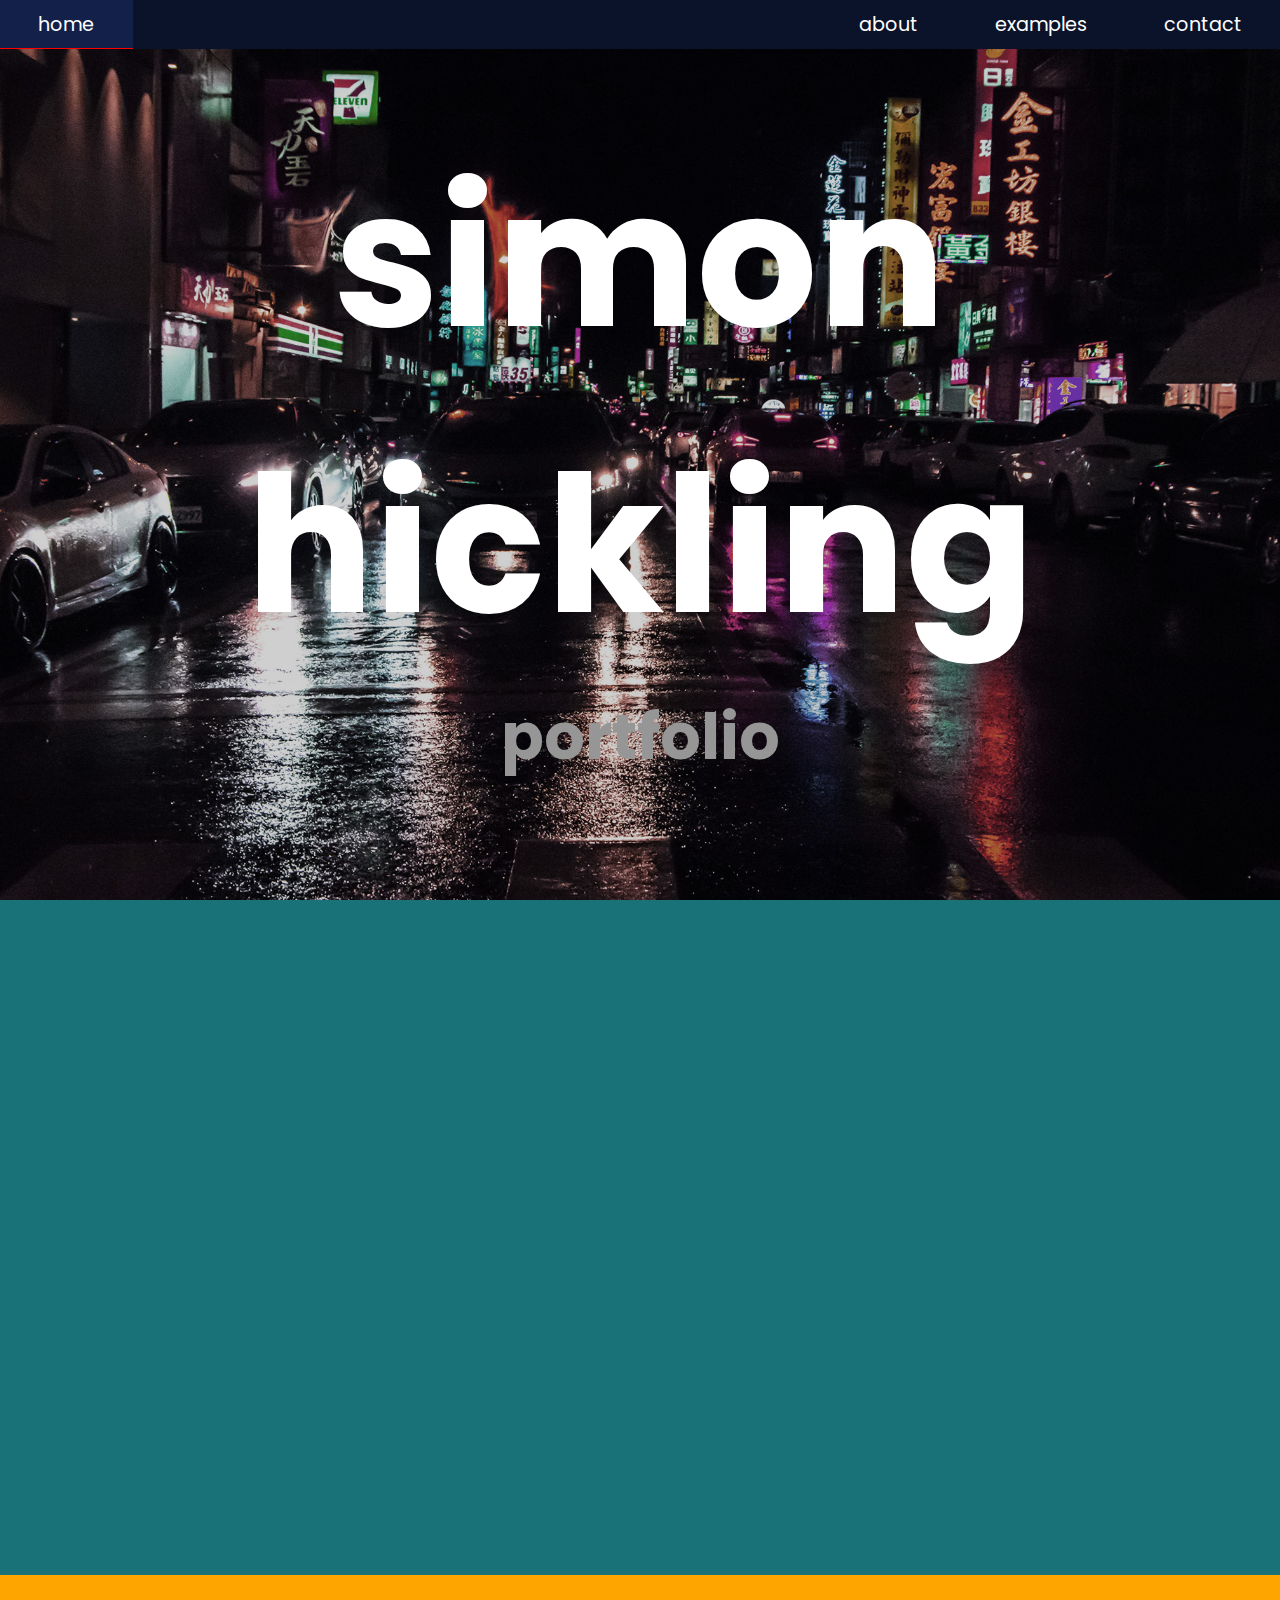
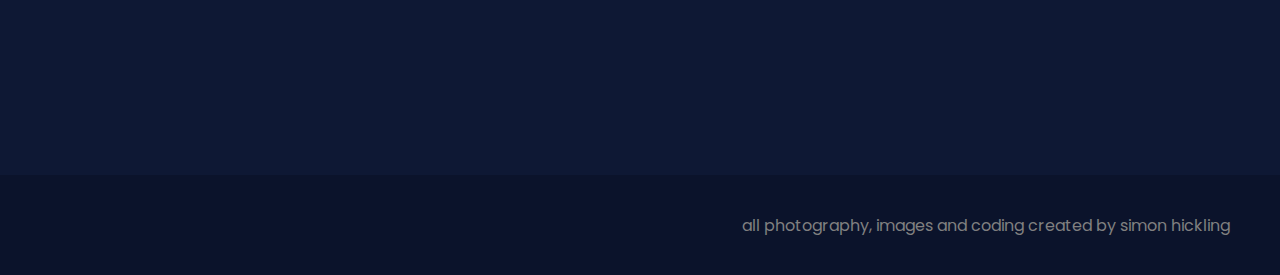
<file: New Portfolio Design/index.html>
<!DOCTYPE html>
<html lang="en">
<head>

    <meta charset="UTF-8">
    <meta name="viewport" content="width=device-width, initial-scale=1.0">
    <link rel="stylesheet" href="styles.css">
    <link href="https://fonts.googleapis.com/css2?family=Poppins:wght@400;700&display=swap" rel="stylesheet">  
    <title>Simon Hickling Portfolio</title>
</head>
<body>
<label class="hamburger-menu" id="hamburger-menu" aria-controls="navbar">
    <input id="hamburger-checkbox" type="checkbox" aria-label="open and close sidebar"/>
</label>
<nav class="nav-bar" id="nav-bar">
    <ul>
        <li class="home-li"><a class="active-link" href="#home">home</a></li>
        <li><a href="#about">about</a></li>
        <li><a href="#examples">examples</a></li>
        <li><a href="#contact">contact</a></li>
        <!-- <li><a href="">c.v.</a></li> -->
    </ul>
</nav>
<div id="overlay" aria-hidden="true"></div>
<div class="grid-container">
    <section class="home-bar" id="home">
        <div class="name-header fade-in"><h1>simon hickling</h1><h6>portfolio</h6></div>
    </section>
    <section class="about-bar" id="about"><div class="about-info fade-in"><h3>web-developer - software-engineer - graphic designer</h3><br>html, css, bootstrap, react, redux, javascript, python, photoshop, lightroom, indesign...</div></section>
     <section class="examples-bar" id="examples">
        <div class="tile example-one fade-in">
            <img src="assets/images/tile_design.jpg">
            <a href="design_page/design.html" target="_blank"><div href="" id="tile-overlay"></div></a>
            <h2><a href="design_page/design.html" target="_blank">design</a></h2>
        </div>
        <div class="tile example-two fade-in">
            <img src="assets/images/CalorieCounter.jpg">
            <a href="Calorie_Counter_JS/CCindex.html" target="_blank"><div id="tile-overlay"></div></a>
            <h2><a href="Calorie_Counter_JS/CCindex.html" target="_blank">calorie counter app</a></h2>
        </div>
        <div class="tile example-three fade-in">
            <img src="assets/images/ToDo.jpg">
            <a href="ToDo_App/TDindex.html" target="_blank"><div id="tile-overlay"></div></a>
            <h2><a href="ToDo_App/TDindex.html" target="_blank">to do app</a></h2>
        </div>
        <div class="tile example-four fade-in">
            <img src="assets/images/roman_background.jpg">
            <a href="Roman_Numeral_Converter/RNCindex.html" target="_blank"><div id="tile-overlay"></div></a>
            <h2><a href="Roman_Numeral_Converter/RNCindex.html" target="_blank">roman numeral algorithm</a></h2>
        </div>
        <div class="tile example-five fade-in">
            <img src="assets/images/MusicPlayer.jpg">
            <a href="Music_Player/MPIndex.html" target="_blank"><div id="tile-overlay"></div></a>
            <h2><a href="Music_Player/MPIndex.html" target="_blank">music player</a></h2>
        </div>
        <div class="tile example-six fade-in">
            <img src="assets/images/UserFilter.jpg">
            <a href="User_filtering/UFindex.html" target="_blank"><div href="" id="tile-overlay"></div></a>
            <h2><a href="User_filtering/UFindex.html" target="_blank">user filtering demo</a></h2>
        </div>
     </section>
    <section class="contact-bar" id="contact">
        <div class="address fade-in"> <p><i>address:</i></p><br>flat 2, 69 hillfield park<br>muswell hill<br>london<br><br>n10 3qu</div>
        <div class="email-address fade-in"><p><i>email:</i></p><br>simon.hickling6@gmail.com</div>
        <div class="telephone fade-in"><p><i>tel:</i></p><br>+44 (0) 7525778322</div>
        <div class="socials fade-in"><p><i>socials:</i></p><br><a href="https://www.linkedin.com/in/simon-hickling-35435a157/" target="_blank"><i class="fa fa-linkedin fa-2xl"></i></a></div>
    </section>
</div>
<footer>
    <div class="footer-content">
        <p>all photography, images and coding created by simon hickling
        </p>
    </div>
</footer>
<script src="script.js"></script>
</body>
</html>
</file>
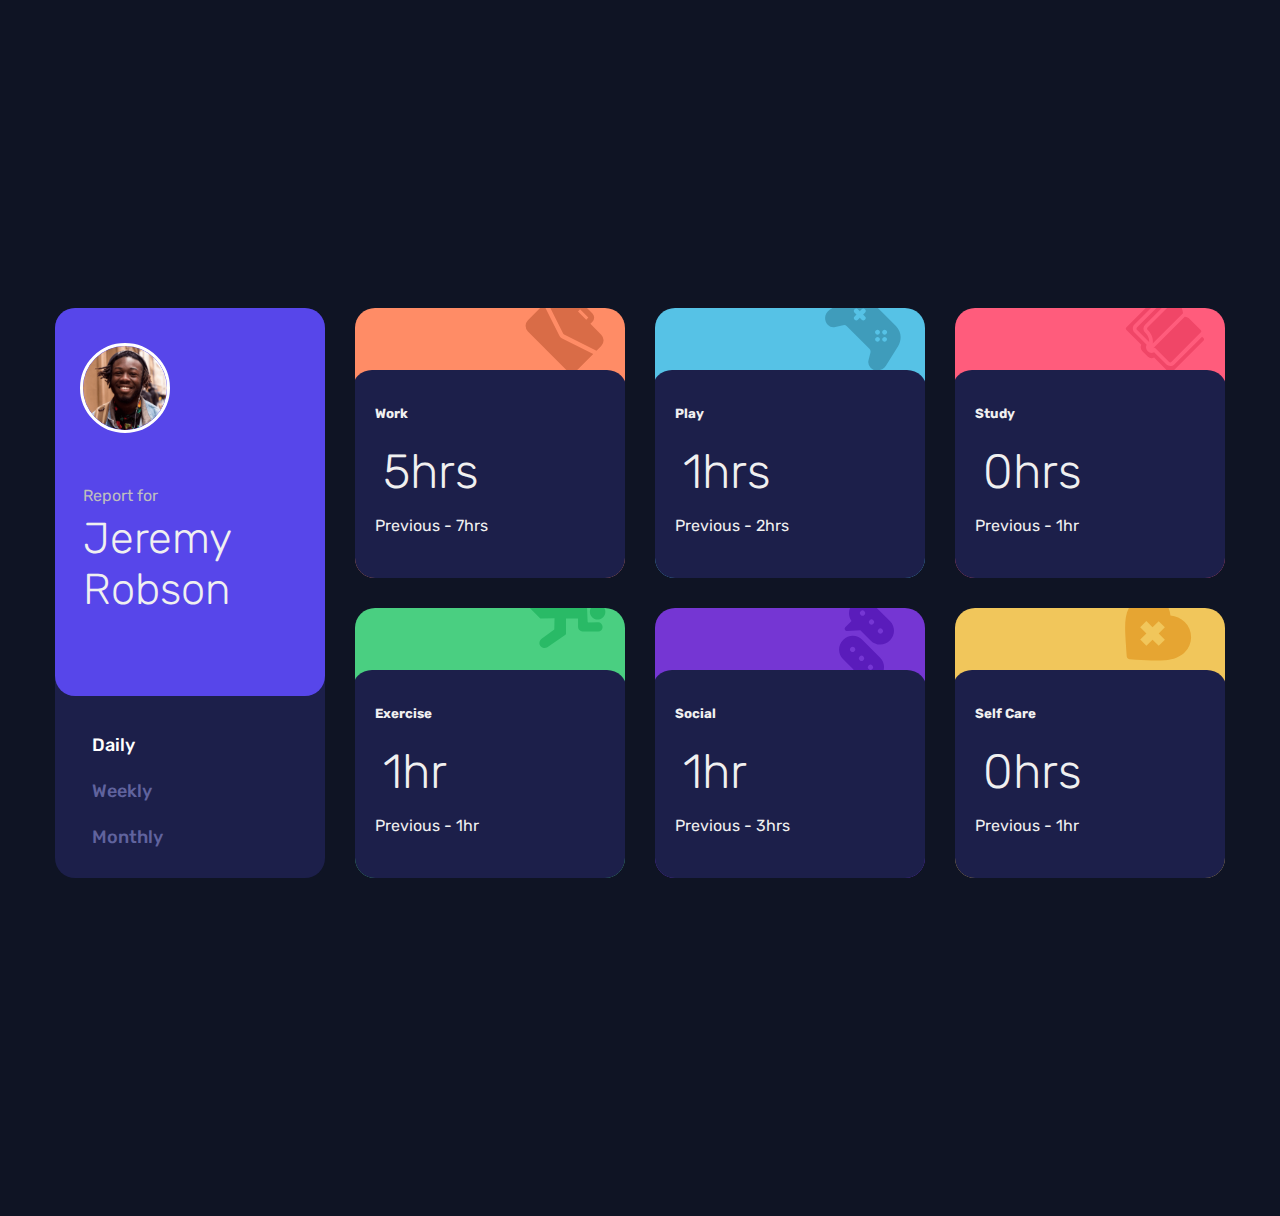
<file: New Portfolio Design/time-tracking-dashboard-main/index.html>
<!DOCTYPE html>
<html lang="en">
<head>
  <meta charset="UTF-8">
  <meta name="viewport" content="width=device-width, initial-scale=1.0"> <!-- displays site properly based on user's device -->

  <link rel="icon" type="image/png" sizes="32x32" href="./images/favicon-32x32.png">
  <link rel="preconnect" href="https://fonts.googleapis.com">
<link rel="preconnect" href="https://fonts.gstatic.com" crossorigin>
<link href="https://fonts.googleapis.com/css2?family=Rubik:ital,wght@0,300..900;1,300..900&display=swap" rel="stylesheet">

  <link rel="stylesheet" href="styles.css">
  
  <title>Simon Hickling | Time tracking dashboard</title>
</head>
<body>
<div class="user-card">
  <img class="user-image" src="images/image-jeremy.png">
  <div class="user-card-content">
  <p>Report for<p>
  <h2>Jeremy Robson</h2>
 </div>
<div class="time-selector">
  <ul>
    <LI><button class="activity-tracker_option daily active" data-option="daily">Daily</button></a></LI>
    <LI><button class="activity-tracker_option weekly" data-option="weekly">Weekly</button></a></LI>
    <LI><button class="activity-tracker_option monthly" data-option="monthly">Monthly</button></a></LI>
  </ul>
</div>
</div>

<div class="activity-tracker_activity template-card work-card">
  <div class="card-icon"><img src="images/icon-work.svg"></div>
  <div class="card-content">
  <h5>Work</h5>
  <h1 class="daily current_work">5hrs</h1> 
  <p class="daily previous_work">Previous - 7hrs</p> 
</div>
</div>
<div class="activity-tracker_activity template-card play-card">
  <div class="card-icon"><img src="images/icon-play.svg"></div>
  <div class="card-content">
  <h5>Play</h5>
  <h1 class="daily current_play">1hrs</h1>
  <p class="daily previous_play">Previous - 2hrs</p> 
</div>
</div>
<div class="activity-tracker_activity template-card study-card">
  <div class="card-icon"><img src="images/icon-study.svg"></div>
  <div class="card-content">
  <h5>Study</h5>
  <h1 class="daily current_study">0hrs</h1> 
  <p class="daily previous_study">Previous - 1hr</p> 
</div>
</div>
<div class="activity-tracker_activity template-card exercise-card">
  <div class="card-icon"><img src="images/icon-exercise.svg"></div>
  <div class="card-content">
  <h5>Exercise</h5>
  <h1 class="daily current_exercise">1hr</h1> 
  <p class="daily previous_exercise">Previous - 1hr</p> 
</div>
  </div>
 <div class="activity-tracker_activity template-card social-card">
  <div class="card-icon"><img src="images/icon-social.svg"></div>
  <div class="card-content">
  <h5>Social</h5>
  <h1 class="daily current_social">1hr</h1> 
  <p class="daily previous_social">Previous - 3hrs</p> 
 
</div>
</div>
  <div class="activity-tracker_activity template-card self-card">
    <div class="card-icon"><img src="images/icon-self-care.svg"></div>
    <div class="card-content">
  <h5>Self Care</h5>
  <h1 class="daily current_self">0hrs</h1> 
  <p class="daily previous_self">Previous - 1hr</p> 
</div>
</div>

  

  <script src="script.js"></script>
 
</body>
</html>
</file>
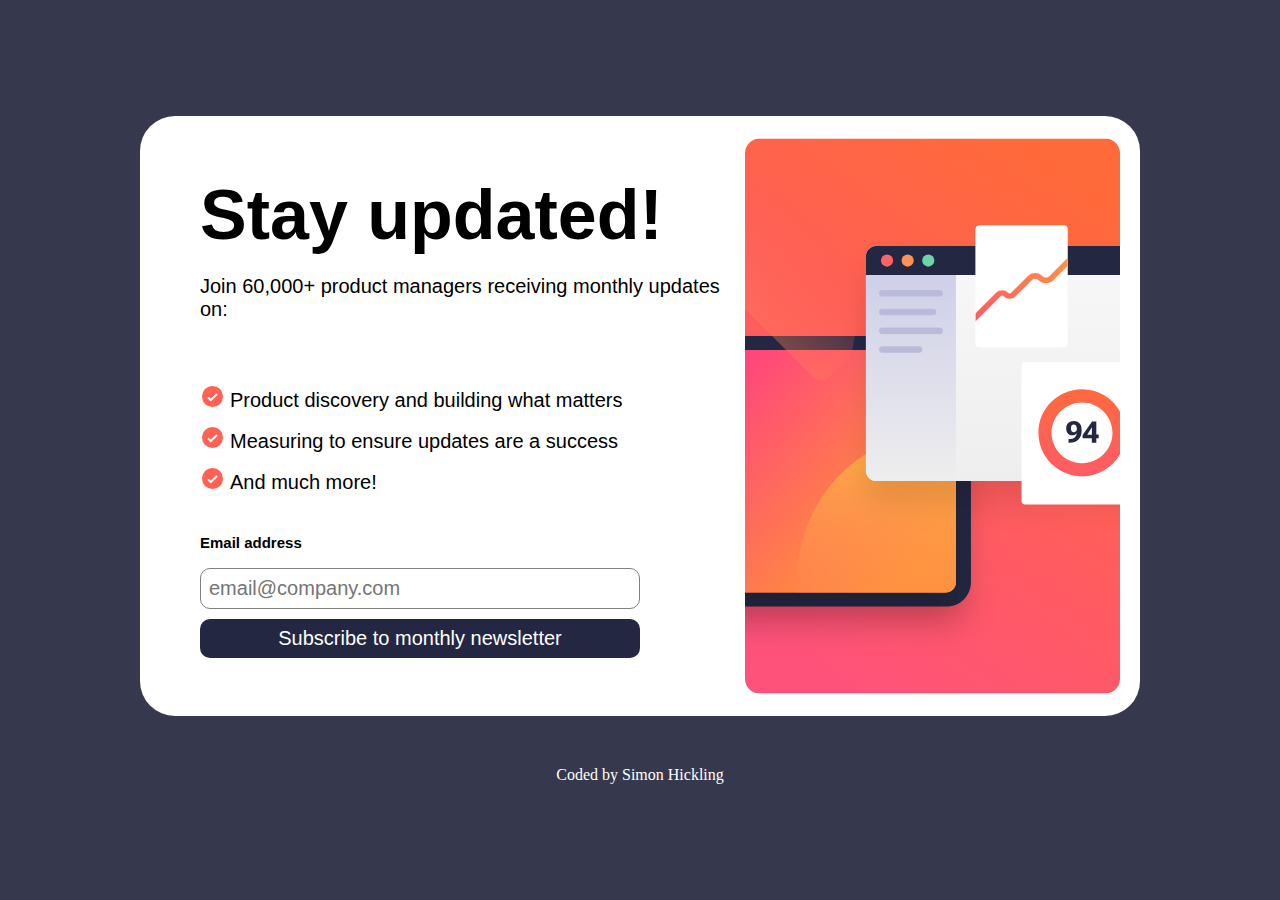
<file: New Portfolio Design/design_page/newsletter/index.html>
<!DOCTYPE html>
<html lang="en">
<head>
  <meta charset="UTF-8">
  <meta name="viewport" content="width=device-width, initial-scale=1.0"> 
  <link rel="icon" type="image/png" sizes="32x32" href="./assets/images/favicon-32x32.png">
  <link rel="stylesheet" href="styles.css">
  <title>Frontend Mentor | Newsletter sign-up form with success message</title>
</head>
<body>

<div class="container" id="main-container">
  <img class="image-mobile" src="assets/images/illustration-sign-up-mobile.svg">
 <div id="text-box">
  <h1 class="heading-message">Stay updated!</h1>
 <p>Join 60,000+ product managers receiving monthly updates on:</p>

 <ul>
  <li>Product discovery and building what matters</li>
  <li>Measuring to ensure updates are a success</li>
  <li>And much more!</li>
</ul>

<form>
 <label><b>Email address</b></label><label id="invalid-email"></label><br><br>
  <input id="email-input" type="email" placeholder="email@company.com" required>
   <button type="submit" id="submit-button">Subscribe to monthly newsletter</button>
</form> 
</div>
<div class="image-container" id="image-container-mobile"><img src="assets/images/illustration-sign-up-desktop.svg"></div>
</div>

  <!-- Sign-up form end -->

  <!-- Success message start -->

  <div class="success-container hidden" id="success-container">
  <img class="success-image" src="assets/images/icon-success.svg">
    <h1 class="thanks-message">Thanks for subscribing!</h1>

  <p>A confirmation email has been sent to <b>ash@loremcompany.com</b>. 
  Please open it and click the button inside to confirm your subscription.</p>

  <button id="dismiss-button">Dismiss message</button>
</div>

  <!-- Success message end -->
  
  <div class="attribution">
    Coded by Simon Hickling
  </div>
<script src="script.js"></script>
</body>
</html>
</file>
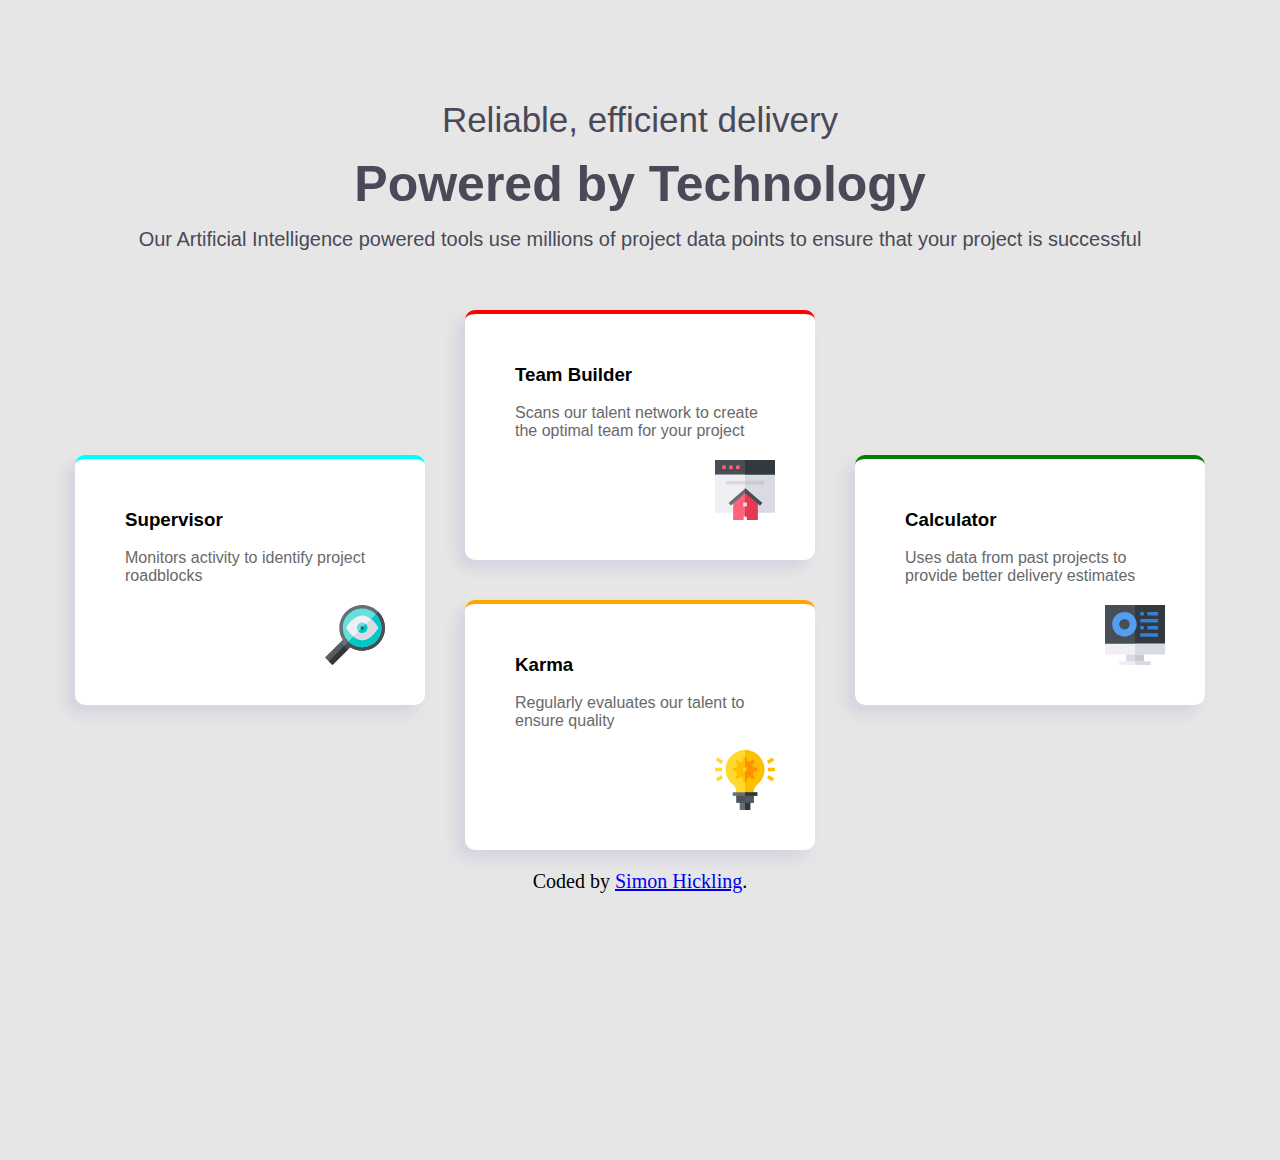
<file: New Portfolio Design/design_page/responsive_grid/index.html>
<!DOCTYPE html>
<html lang="en">
<head>
  <meta charset="UTF-8">
  <meta name="viewport" content="width=device-width, initial-scale=1.0"> <!-- displays site properly based on user's device -->

  <link rel="icon" type="image/png" sizes="32x32" href="./images/favicon-32x32.png">
  <link rel="stylesheet" href="styles.css">
  <title>Frontend Mentor | Four card feature section</title>
</head>
<body>
  <div class="grid-container">
  <header>  
  <h2>Reliable, efficient delivery</h2>
  <h1>Powered by Technology</h1>
 
  <p>Our Artificial Intelligence powered tools use millions of project data points 
  to ensure that your project is successful</p>
</header>
 
    
  <div class="card card-one"><h3>Supervisor</h3><br>
  <p2>Monitors activity to identify project roadblocks</p2>
  <img src="images/icon-supervisor.svg" alt="Magifying Glass Image">
</div>

<div class="card card-two"><h3>Team Builder</h3><br>
  <p2>Scans our talent network to create the optimal team for your project</p2>
  <img src="images/icon-team-builder.svg" alt="House Image">
</div>

<div class="card card-three">
  <h3>Karma</h3><br>
  <p2>Regularly evaluates our talent to ensure quality</p2>
  <img src="images/icon-karma.svg" alt="Lightbulb Image">
</div>

<div class="card card-four">
  <h3>Calculator</h3><br>
  <p2>Uses data from past projects to provide better delivery estimates</p2>
  <img src="images/icon-calculator.svg" alt="Computer Image">
</div>



  
  <footer>
    <p class="attribution"> 
      Coded by <a href="#">Simon Hickling</a>.
    </p>
  </footer>
</div>
</body>
</html>
</file>
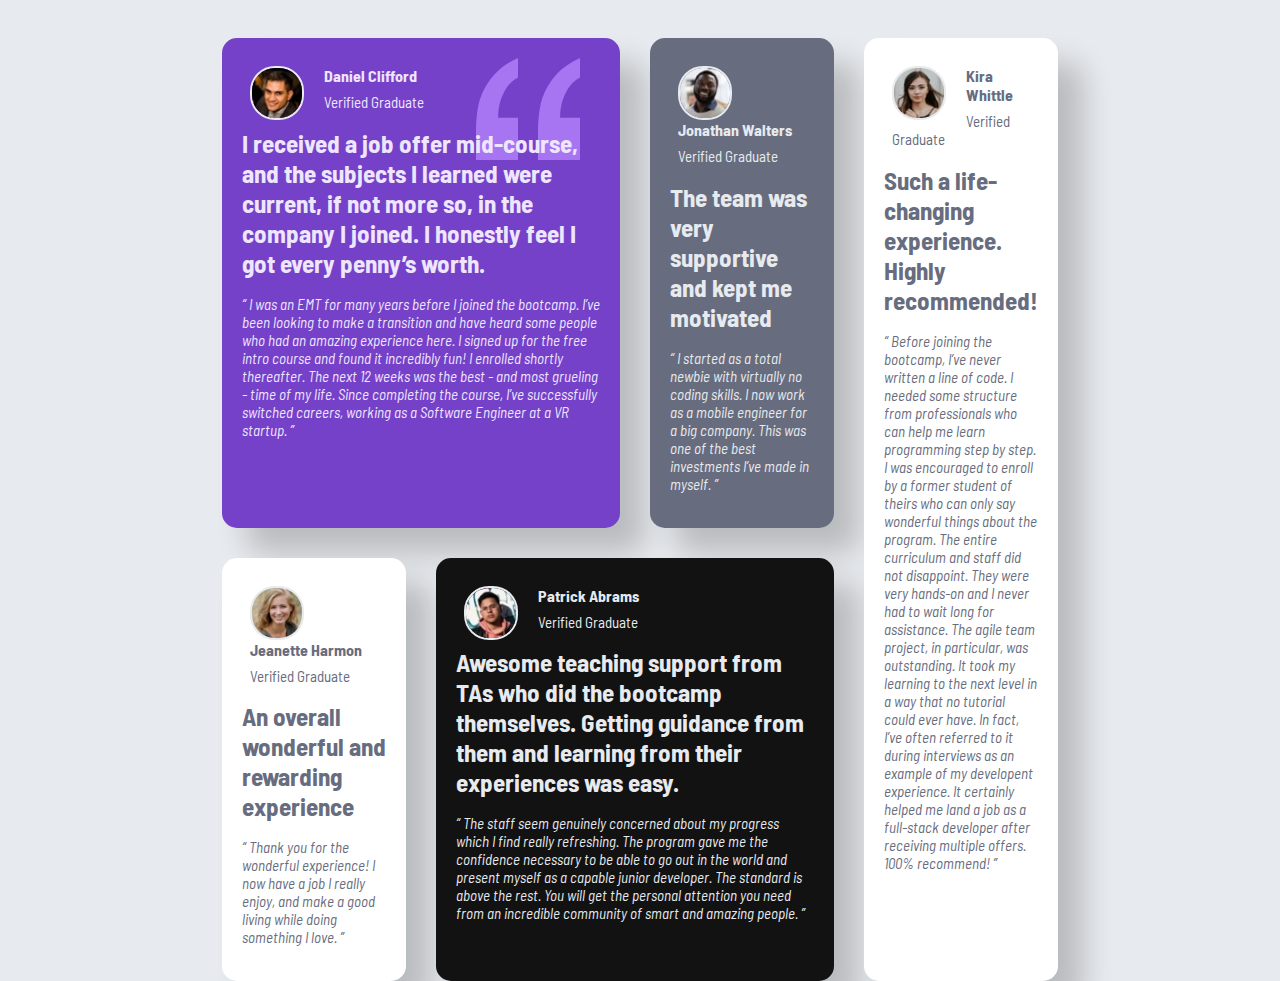
<file: New Portfolio Design/design_page/testimonials-grid-section-main/index.html>
<!DOCTYPE html>
<html lang="en">
<head>
  <meta charset="UTF-8">
  <meta name="viewport" content="width=device-width, initial-scale=1.0">
  <link rel="icon" type="image/png" sizes="32x32" href="./images/favicon-32x32.png">
  <link rel="stylesheet" href="styles.css">
  <link rel="stylesheet" href="https://fonts.googleapis.com/css2?family=Barlow+Semi+Condensed:wght@400;700&display=swap">
  
  <title>Testimonials Page</title>

</head>
<body>
<section class="grid-container">
 <div class="card-template card-one">
  <img class="icon" src="images/bg-pattern-quotation.svg">
  <h2 class="card-name"><img class="avatar wrapper" src="images/image-daniel.jpg">Daniel Clifford</h2>
  
    <p class="qualification">Verified Graduate</p>
    <h1 class="card-headline">I received a job offer mid-course, and the subjects I learned were current, if not more so, 
        in the company I joined. I honestly feel I got every penny’s worth.
    </h1>
    <p class="card-quote"><i>“ I was an EMT for many years before I joined the bootcamp. I’ve been looking to make a 
    transition and have heard some people who had an amazing experience here. I signed up 
    for the free intro course and found it incredibly fun! I enrolled shortly thereafter. 
    The next 12 weeks was the best - and most grueling - time of my life. Since completing 
    the course, I’ve successfully switched careers, working as a Software Engineer at a VR startup. ”</i></p>
</div>
<div class="card-template card-two">
  <h2 class="card-name"><img class="avatar img-wrapper" src="images/image-jonathan.jpg">Jonathan Walters</h2>
  <p class="qualification">Verified Graduate</p>

  <h1 class="card-headline">The team was very supportive and kept me motivated
  </h1>

  <p class="card-quote"><i>“ I started as a total newbie with virtually no coding skills. I now work as a mobile engineer 
    for a big company. This was one of the best investments I’ve made in myself. ”</i></p>
</div>
<div class="card-template card-three">
  <h2 class="card-name"><img class="avatar" src="images/image-jeanette.jpg">Jeanette Harmon</h2>
  <p class="qualification">Verified Graduate</p>

  <h1 class="card-headline">An overall wonderful and rewarding experience
  </h1>
  <p class="card-quote"><i>
  “ Thank you for the wonderful experience! I now have a job I really enjoy, and make a good living 
  while doing something I love. ”</i></p>
</div>
<div class="card-template card-four">
  <h2 class="card-name"><img class="avatar" src="images/image-patrick.jpg">Patrick Abrams</h2>
  <p class="qualification">Verified Graduate</p>

  <h1 class="card-headline">Awesome teaching support from TAs who did the bootcamp themselves. Getting guidance from them and 
  learning from their experiences was easy.
</h1>
<p class="card-quote"><i>
  “ The staff seem genuinely concerned about my progress which I find really refreshing. The program 
  gave me the confidence necessary to be able to go out in the world and present myself as a capable 
  junior developer. The standard is above the rest. You will get the personal attention you need from 
  an incredible community of smart and amazing people. ”</i></p>
</div>
<div class="card-template card-five">
  <h2 class="card-name"><img class="avatar" src="images/image-kira.jpg">Kira Whittle</h2>
  <p class="qualification">Verified Graduate</p>

  <h1 class="card-headline">Such a life-changing experience. Highly recommended!
  </h1>
  <p class="card-quote"><i>
    “ Before joining the bootcamp, I’ve never written a line of code. I needed some structure from 
    professionals who can help me learn programming step by step. I was encouraged to enroll by a former 
    student of theirs who can only say wonderful things about the program. The entire curriculum and staff 
    did not disappoint. They were very hands-on and I never had to wait long for assistance. The agile team 
    project, in particular, was outstanding. It took my learning to the next level in a way that no tutorial 
    could ever have. In fact, I’ve often referred to it during interviews as an example of my developent 
    experience. It certainly helped me land a job as a full-stack developer after receiving multiple offers. 
    100% recommend! ”</i></p>
</div>
</section>
</body>
</html>
</file>
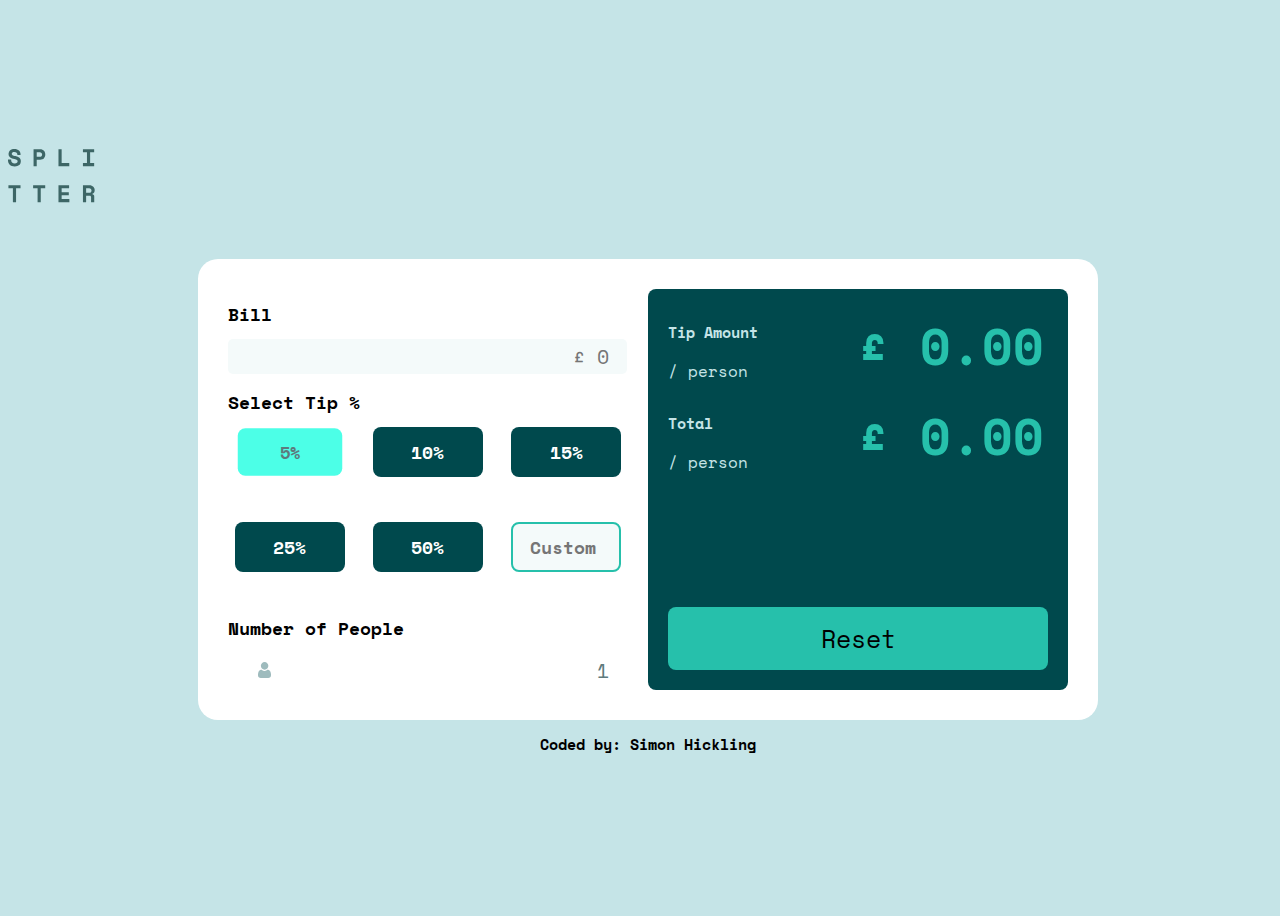
<file: New Portfolio Design/design_page/tip-calculator-app-main/index.html>
<!DOCTYPE html>
<html lang="en">
<head>
  <meta charset="UTF-8">
  <meta name="viewport" content="width=device-width, initial-scale=1.0">
  <link rel="icon" type="image/png" sizes="32x32" href="./images/favicon-32x32.png">
  <link href="https://fonts.googleapis.com/css2?family=Outfit:wght@100..900&family=Rubik:ital,wght@0,300..900;1,300..900&family=Space+Mono:ital,wght@0,400;0,700;1,400;1,700&display=swap" rel="stylesheet">
  <link rel="stylesheet" href="styles.css">
  <title>Tip calculator app</title>
</head>
<body>

<img class="header-icon" src="images/logo.svg">

<div class="calc-container">
  <div class="bill-input">
    <h1>Bill</h1><p class="hidden" id="error-message">Please enter a number!</p>
    <input class="bill-input input-main" id="bill-input" type="number" placeholder="£ 0">
  </div>

  <h1 class="select-tip">Select Tip %</h1>
  <div class="perc-win-grid">
    
  <button class="percentage-window active" id="five-percent">
    5%
  </button>
  <button class="percentage-window" id="ten-percent">
  10%
  </button>
  <button class="percentage-window" id="fifteen-percent">
  15%
  </button>
  <button class="percentage-window" id="twentyfive-percent">
  25%
  </button>
  <button class="percentage-window" id="fifty-percent">
  50%
  </button>  
  <div class="custom-window">
  <input class="custom-input" type="number" placeholder="Custom" id="custom-percent">
  </div>
  </div>

  <div class="no-people">
    <h1>Number of People</h1>
    <input class="people-input input-main" id="number-people" type="number" placeholder="0" value="1">
  </div>

<div class="result-window">
  <div class="person-result">
    <h2>Tip Amount</h2>
    <p>/ person</p>
  </div>
  <div class="pers-result-var"><span>£ </span><span id="per-var">0.00</span></div>
  <div class="total-result">
    <h2>Total</h2>
    <p>/ person</p>
  </div>
  <div class="tot-result-var"><span>£ </span><span id="tot-var">0.00</span></div>

  <button class="button" id="reset-button">Reset</button>
</div>

</div>

<h2>Coded by: <bold>Simon Hickling</bold></h2>

    <script src="script.js"></script>
</body>
</html>
</file>
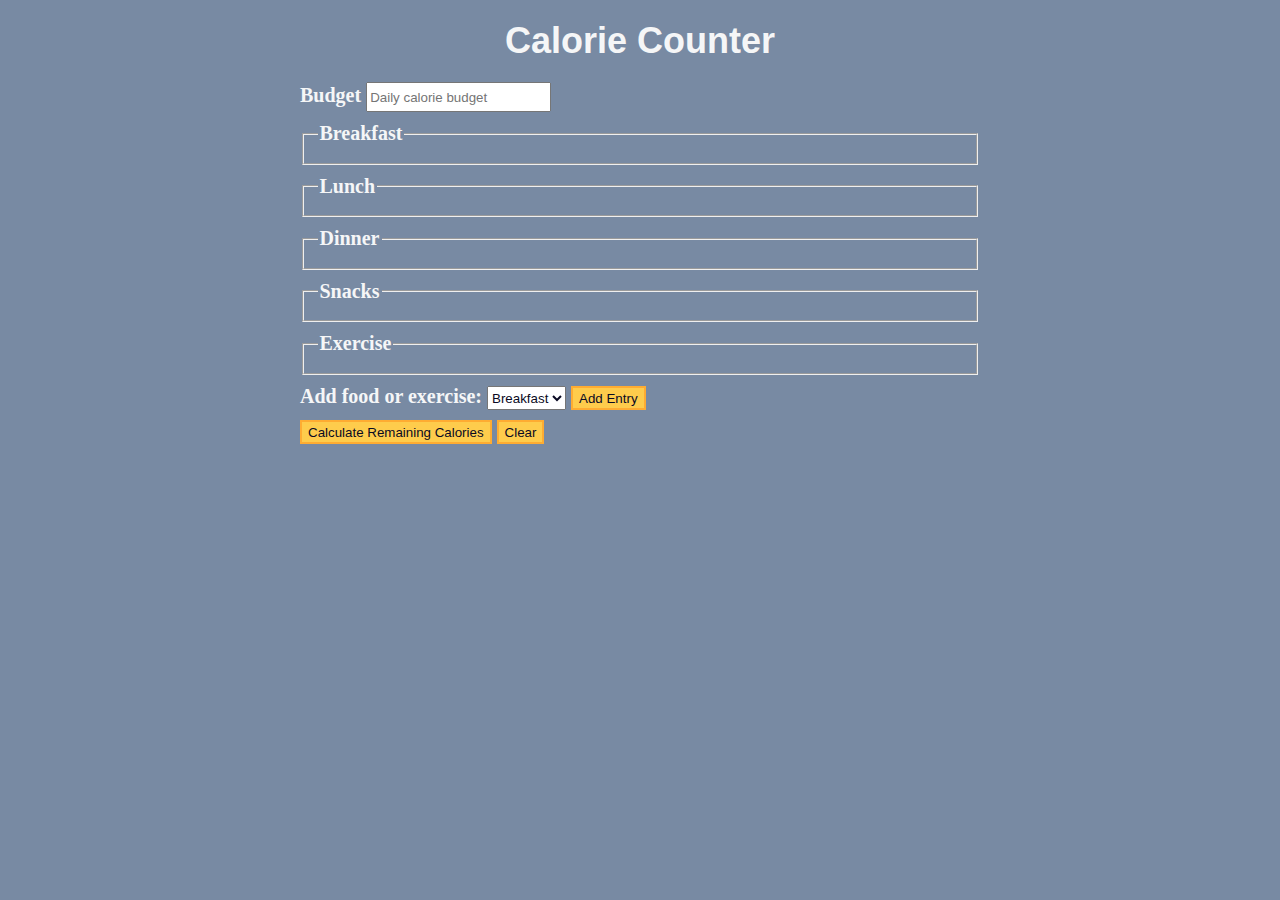
<file: New Portfolio Design/Calorie_Counter_JS/CCindex.html>
<!DOCTYPE html>
<html lang="en">
  <head>
    <meta charset="utf-8" />
    <meta name="viewport" content="width=device-width, initial-scale=1.0" />
    <link rel="stylesheet" href="styles.css" />
    <title>Calorie Counter</title>
  </head>
  <body>
    <main>
      <h1>Calorie Counter</h1>
      <div class="container">
        <form id="calorie-counter">
          <label for="budget">Budget</label>
          <input
            type="number"
            min="0"
            id="budget"
            placeholder="Daily calorie budget"
            required
          />
          <fieldset id="breakfast">
            <legend>Breakfast</legend>
            <div class="input-container"></div>
          </fieldset>
          <fieldset id="lunch">
            <legend>Lunch</legend>
            <div class="input-container"></div>
          </fieldset>
          <fieldset id="dinner">
            <legend>Dinner</legend>
            <div class="input-container"></div>
          </fieldset>
          <fieldset id="snacks">
            <legend>Snacks</legend>
            <div class="input-container"></div>
          </fieldset>
          <fieldset id="exercise">
            <legend>Exercise</legend>
            <div class="input-container"></div>
          </fieldset>
          <div class="controls">
            <span>
              <label for="entry-dropdown">Add food or exercise:</label>
              <select id="entry-dropdown" name="options">
                <option value="breakfast" selected>Breakfast</option>
                <option value="lunch">Lunch</option>
                <option value="dinner">Dinner</option>
                <option value="snacks">Snacks</option>
                <option value="exercise">Exercise</option>
              </select>
              <button type="button" id="add-entry">Add Entry</button>
            </span>
          </div>
          <div>
            <button type="submit">
              Calculate Remaining Calories
            </button>
            <button type="button" id="clear">Clear</button>
          </div>
        </form>
        <div id="output" class="output hide"></div>
      </div>
    </main>
    <script src="./script.js"></script>
  </body>
</html>
</file>
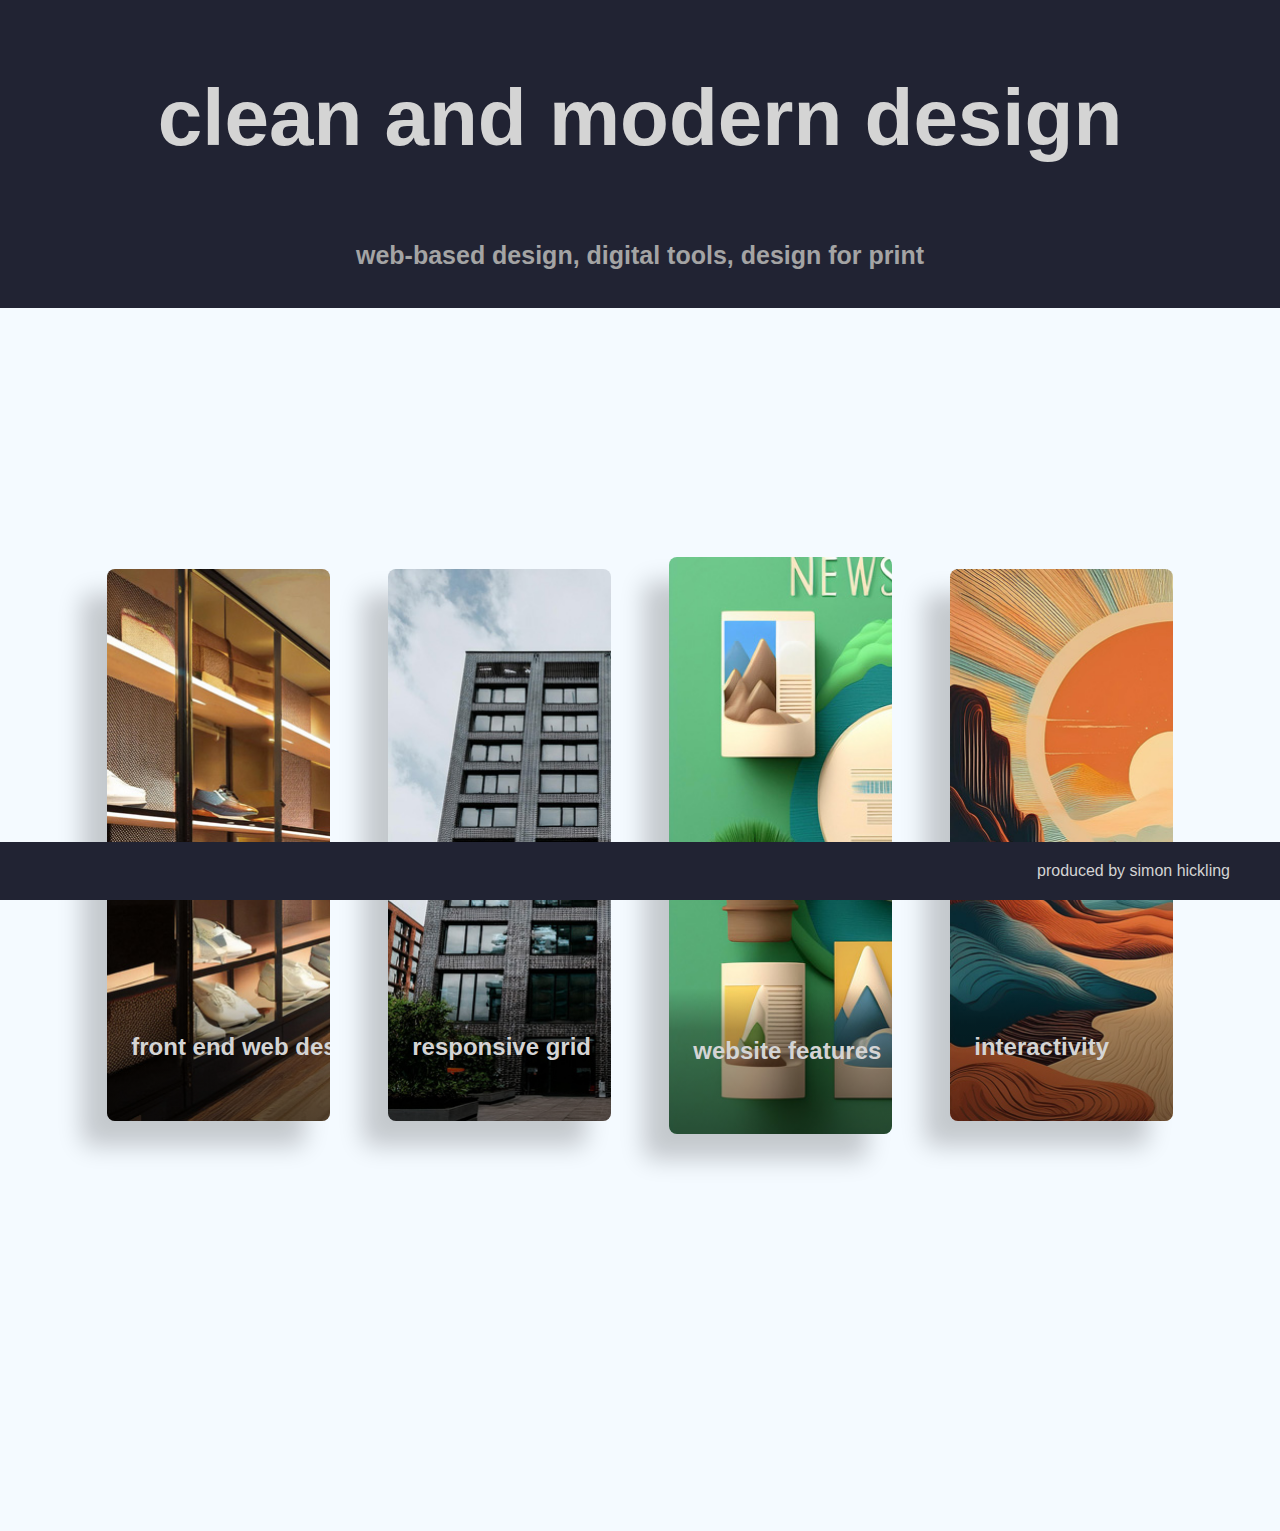
<file: New Portfolio Design/design_page/design.html>
<!DOCTYPE html>
<html lang="en">
<head>
    <meta charset="UTF-8">
    <meta name="viewport" content="width=device-width, initial-scale=1.0">
    <link rel="stylesheet" href="styles.css">
    <title>Simon Hickling Design</title>
</head>
<body>
    <div class="main-title"><h1>clean and modern design</h1><h4>web-based design, digital tools, design for print</h4></div>
    <div class="card one">
      <div class="card-content">
        <h2 class="card-title">front end web design</h2>
        <p class="card-body">examples of responsive and interactive  webite design. Examples demonstate responsive grid and flexbox layouts, with animations</p>
        <a href="https://room-homepage-two-silk.vercel.app/#" class="button" target="_blank">example 1</a> <a href="https://loopstudios-landing-page-ecru.vercel.app/#" class="button" target="_blank">example 2</a>
      </div>
    </div>
    <div class="card two">
        <div class="card-content">
          <h2 class="card-title">responsive grid</h2>
          <p class="card-body">example of design for corporate or commercial illustration/infographics. design illustrates simple responsive grid layouts on CSS styling</p>
          <a href="../design_page/responsive_grid/index.html" class="button" target="_blank">example 1</a> <a href="../design_page/testimonials-grid-section-main/index.html" class="button" target="_blank">example 2</a>
        </div>
      </div>
      <div class="card three">
        <div class="card-content">
          <h2 class="card-title">website features</h2>
          <p class="card-body">newsletter form and faq accordian screen design. illustrating popular website features and use of JS for verification and animation 
          </p>
          <a href="../design_page/newsletter/index.html" class="button" target="_blank">example 1</a><a href="https://faq-beryl.vercel.app/" class="button" target="_blank">example 2</a>
        </div>
      </div>
      <div class="card four">
        <div class="card-content">
          <h2 class="card-title">interactivity</h2>
          <p class="card-body">JavaScript is used for mathemetical functions and providing object driven data to produce useful and functional digital applications</p>
          <a href="../time-tracking-dashboard-main/index.html" class="button" target="_blank">example 1</a><a href="../design_page/tip-calculator-app-main/index.html" class="button" target="_blank">example 2</a>
        </div>
      </div>
      <div class="footer-bar"><p>produced by simon hickling</p></div>
      
</body>
</html>
</file>
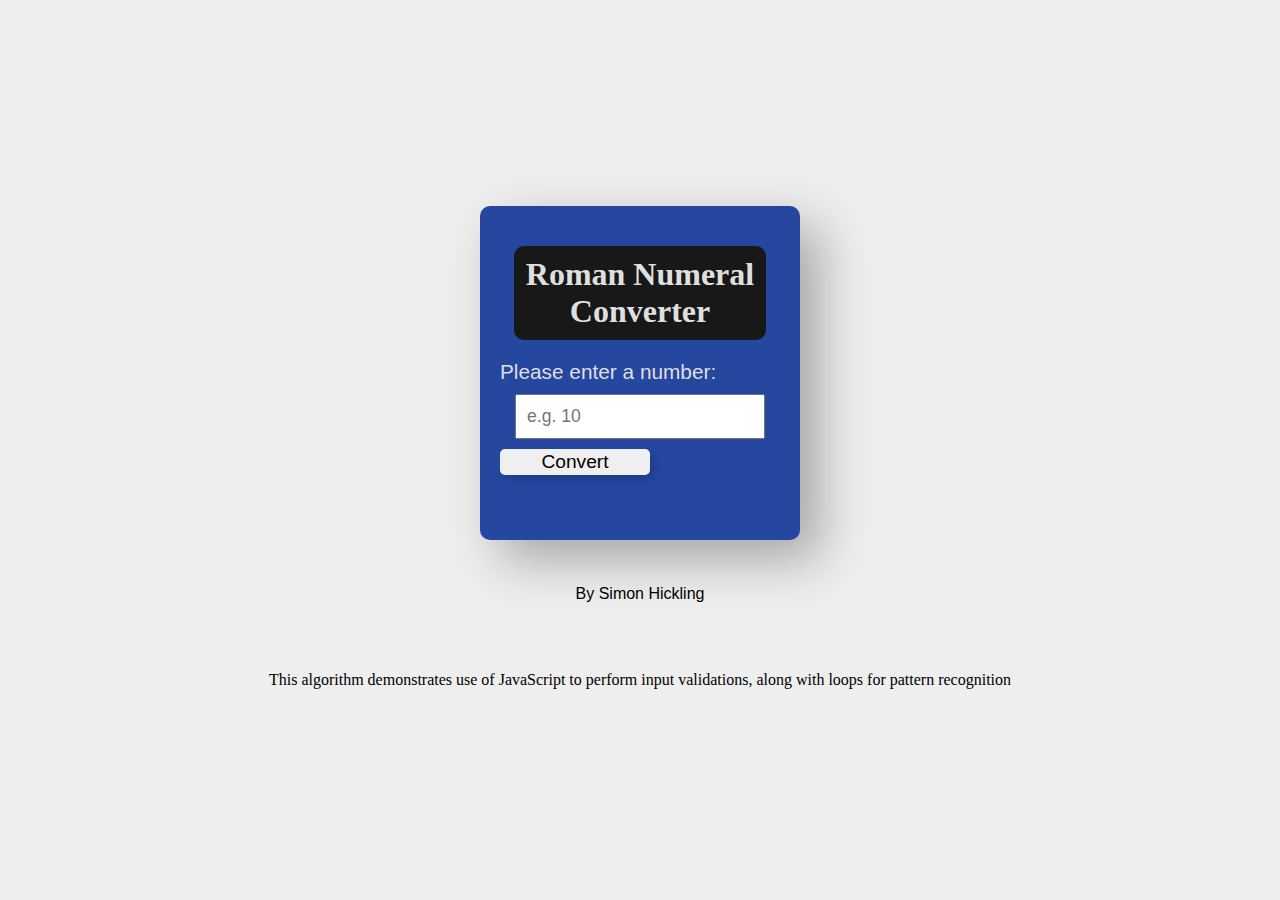
<file: New Portfolio Design/Roman_Numeral_Converter/RNCindex.html>
<!DOCTYPE html>
<html lang="en">
  <head>
    <meta charset="UTF-8">
    <meta name="viewport" content="width=device-width, initial-scale=1.0">
    <link rel="stylesheet" href="styles.css"/>
    <title>Roman Numeral Converter</title>
  <body>
    <div class="border-box">
      <header>
        <div id="head-container">
        <h1>Roman Numeral Converter</h1>
        </div>
      </header>
      <label>Please enter a number: </label>
      <div id="input-field">
        <input type="number" id="number-input" placeholder="e.g. 10"></input>
      </div>
      <button id="convert-btn" type="submit">Convert</button>
      <div id="result-block">
        <div class="hidden" id="output">XI</div> 
      </div>
    </div>
    <div class="signature">By Simon Hickling</div><br>
    <div class="demonstration">This algorithm demonstrates use of JavaScript to perform input validations, along with loops for pattern recognition</div>

  <script src="script.js"></script>
  </body>
  </html>
</file>
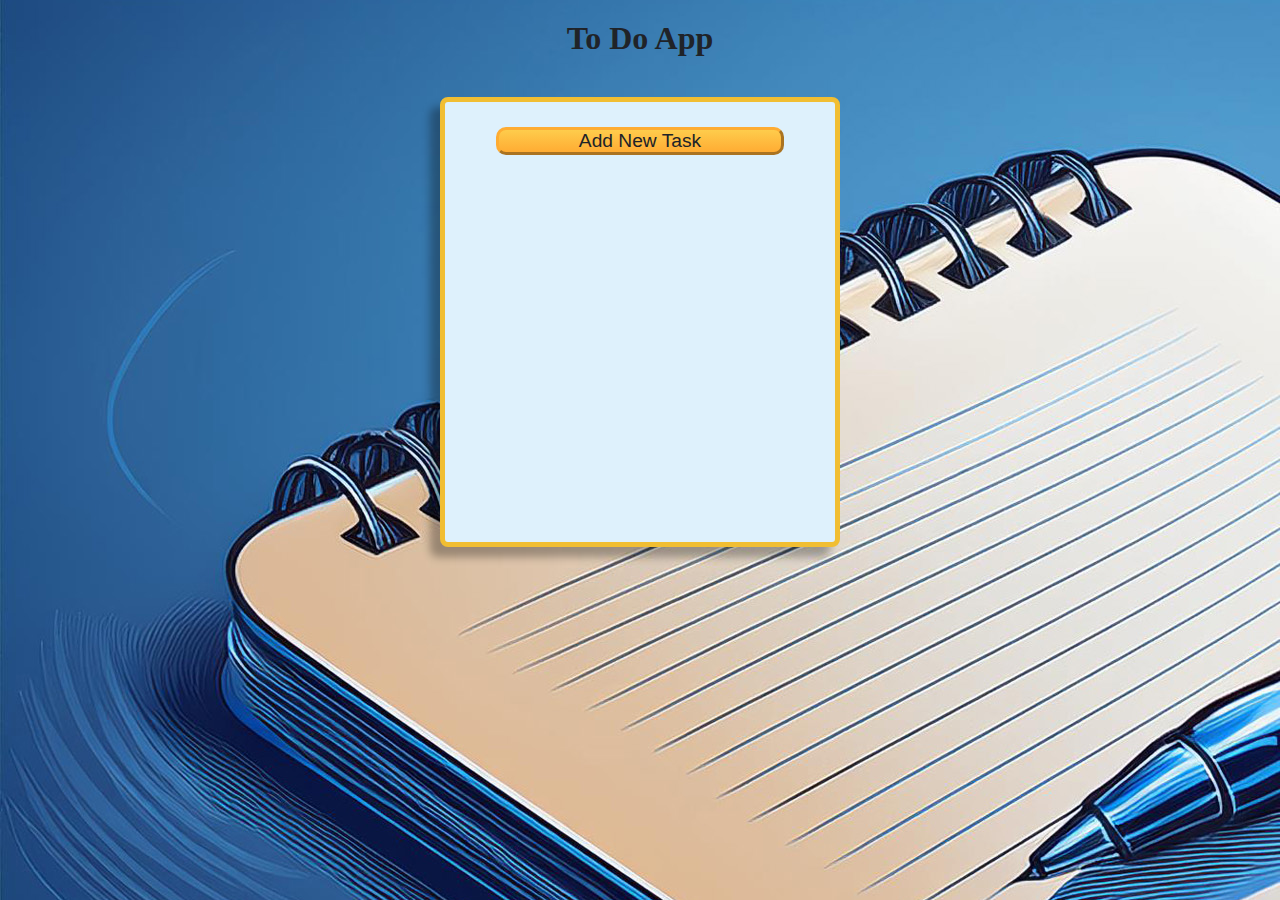
<file: New Portfolio Design/ToDo_App/TDindex.html>
<!DOCTYPE html>
<html lang="en">

<head>
  <meta charset="UTF-8" />
  <meta http-equiv="X-UA-Compatible" content="IE=edge" />
  <meta name="viewport" content="width=device-width, initial-scale=1.0" />
  <title>Learn localStorage by Building a Todo App</title>
  <link rel="stylesheet" href="styles.css" />
</head>

<body>
  <main>
    <div class="container">
    <h1>To Do App</h1>
  </div>
    <div class="todo-app">
      <button id="open-task-form-btn" class="btn large-btn">
        Add New Task
      </button>
      <form class="task-form hidden" id="task-form">
        <div class="task-form-header">
          <button id="close-task-form-btn" class="close-task-form-btn" type="button" aria-label="close">
            <svg class="close-icon" xmlns="http://www.w3.org/2000/svg" viewBox="0 0 48 48" width="48px" height="48px"><path fill="#F44336" d="M21.5 4.5H26.501V43.5H21.5z" transform="rotate(45.001 24 24)" /><path fill="#F44336" d="M21.5 4.5H26.5V43.501H21.5z" transform="rotate(135.008 24 24)" /></svg>
          </button>
        </div>
        <div class="task-form-body">
          <label class="task-form-label" for="title-input">Title</label>
          <input required type="text" class="form-control" id="title-input" value="" />
          <label class="task-form-label" for="date-input">Date</label>
          <input type="date" class="form-control" id="date-input" value="" />
          <label class="task-form-label" for="description-input">Description</label>
          <textarea class="form-control" id="description-input" cols="30" rows="5"></textarea>
        </div>
        <div class="task-form-footer">
          <button id="add-or-update-task-btn" class="btn large-btn" type="submit">
            Add Task
          </button>
        </div>
      </form>
      <dialog id="confirm-close-dialog">
        <form method="dialog">
          <p class="discard-message-text">Discard unsaved changes?</p>
          <div class="confirm-close-dialog-btn-container">
            <button id="cancel-btn" class="btn">
              Cancel
            </button>
            <button id="discard-btn" class="btn">
              Discard
            </button>
          </div>
        </form>
      </dialog>
      <div id="tasks-container"></div>
    </div>
  </main>
  <script src="script.js"></script>
</body>

</html>
</file>
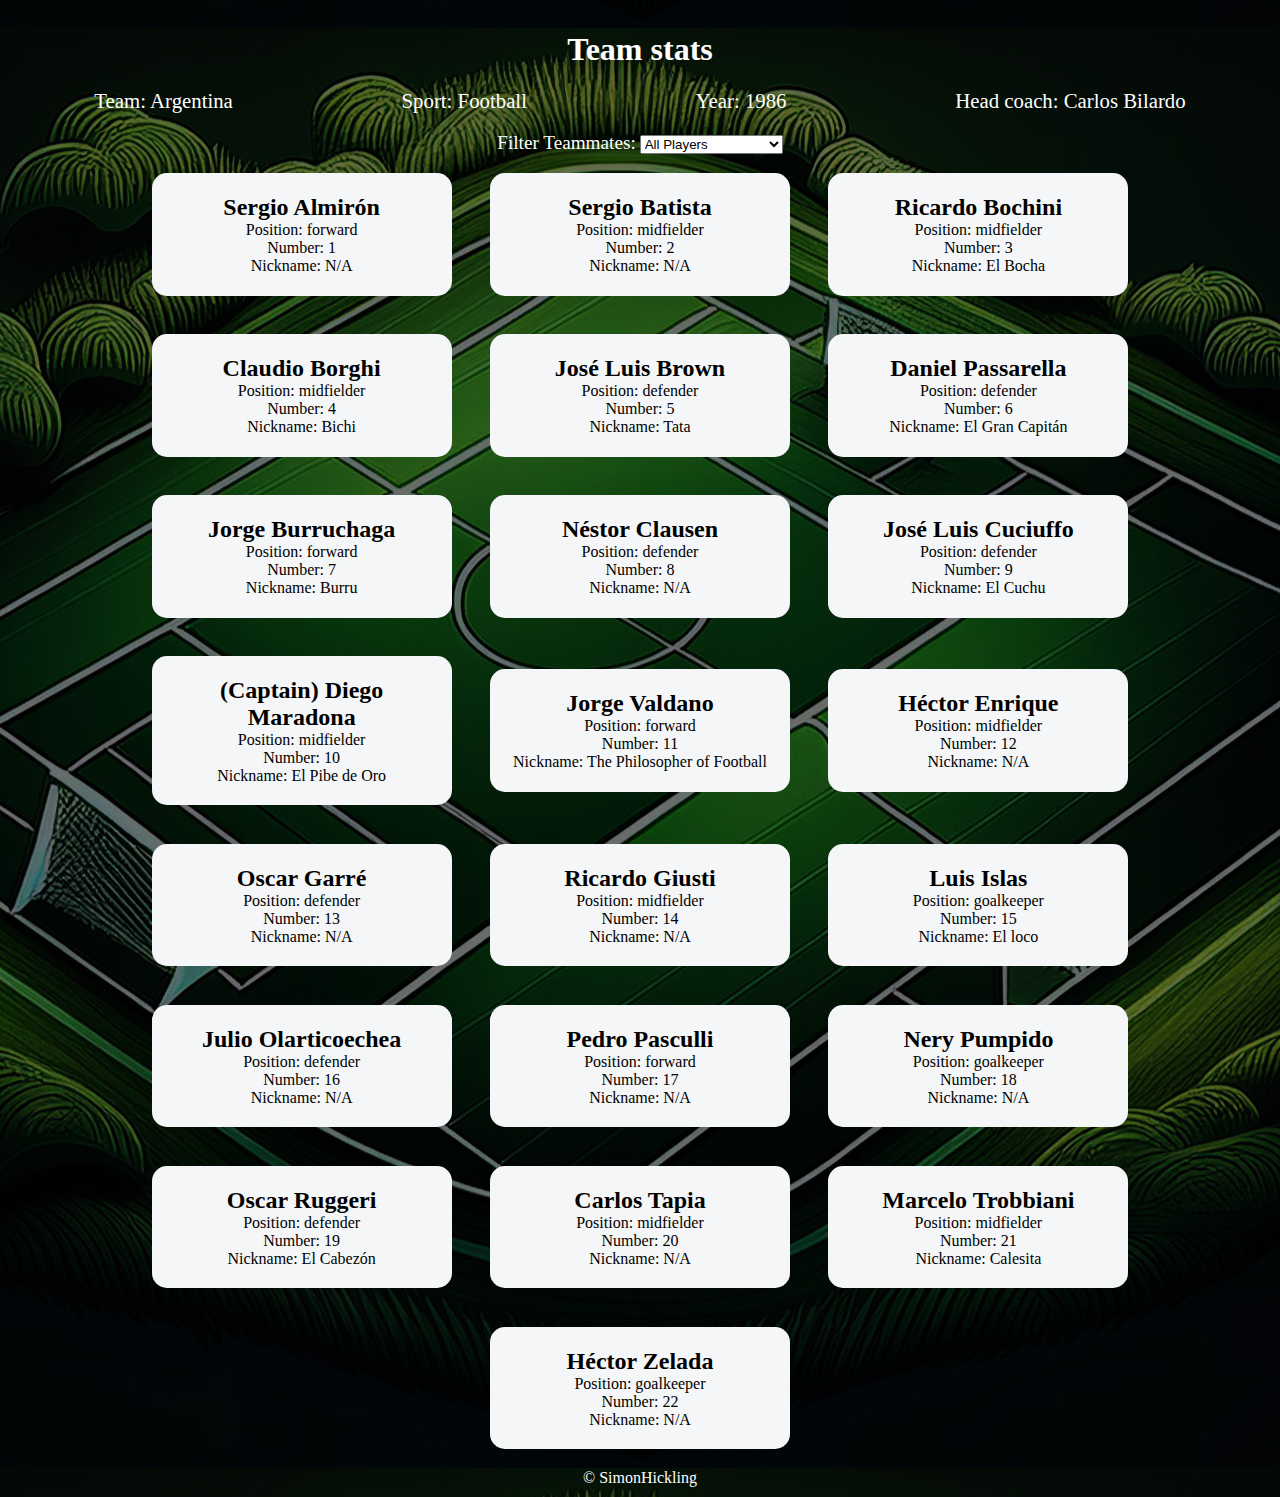
<file: New Portfolio Design/User_filtering/UFindex.html>
<!DOCTYPE html>
<html lang="en">
  <head>
    <meta charset="UTF-8" />
    <meta http-equiv="X-UA-Compatible" content="IE=edge" />
    <meta name="viewport" content="width=device-width, initial-scale=1.0" />
    <title>
      Learn Modern JavaScript methods by building football team cards
    </title>
    <link rel="stylesheet" href="styles.css" />
  </head>
  <body>
    <h1 class="title">Team stats</h1>
    <main>
      <div class="team-stats">
        <p>Team: <span id="team"></span></p>
        <p>Sport: <span id="sport"></span></p>
        <p>Year: <span id="year"></span></p>
        <p>Head coach: <span id="head-coach"></span></p>
      </div>
      <label class="options-label" for="players">Filter Teammates:</label>
      <select name="players" id="players">
        <option value="all">All Players</option>
        <option value="nickname">Nicknames</option>
        <option value="forward">Position Forward</option>
        <option value="midfielder">Position Midfielder</option>
        <option value="defender">Position Defender</option>
        <option value="goalkeeper">Position Goalkeeper</option>
      </select>
      <div class="cards" id="player-cards">
        <div class="player-card">
          <h2>Sergio Almirón</h2>
          <p>Position: forward</p>
          <p>Number: 1</p>
          <p>Nickname: N/A</p>
        </div>
        <div class="player-card">
          <h2>Sergio Batista</h2>
          <p>Position: midfielder</p>
          <p>Number: 2</p>
          <p>Nickname: N/A</p>
        </div>
        <div class="player-card">
          <h2>Ricardo Bochini</h2>
          <p>Position: midfielder</p>
          <p>Number: 3</p>
          <p>Nickname: El Bocha</p>
        </div>
        <div class="player-card">
          <h2>Claudio Borghi</h2>
          <p>Position: midfielder</p>
          <p>Number: 4</p>
          <p>Nickname: Bichi</p>
        </div>
        <div class="player-card">
          <h2>José Luis Brown</h2>
          <p>Position: defender</p>
          <p>Number: 5</p>
          <p>Nickname: Tata</p>
        </div>
        <div class="player-card">
          <h2>Daniel Passarella</h2>
          <p>Position: defender</p>
          <p>Number: 6</p>
          <p>Nickname: El Gran Capitán</p>
        </div>
        <div class="player-card">
          <h2>Jorge Burruchaga</h2>
          <p>Position: forward</p>
          <p>Number: 7</p>
          <p>Nickname: Burru</p>
        </div>
        <div class="player-card">
          <h2>Néstor Clausen</h2>
          <p>Position: defender</p>
          <p>Number: 8</p>
          <p>Nickname: N/A</p>
        </div>
        <div class="player-card">
          <h2>José Luis Cuciuffo</h2>
          <p>Position: defender</p>
          <p>Number: 9</p>
          <p>Nickname: El Cuchu</p>
        </div>
        <div class="player-card">
          <h2>(Captain) Diego Maradona</h2>
          <p>Position: midfielder</p>
          <p>Number: 10</p>
          <p>Nickname: El Pibe de Oro</p>
        </div>
        <div class="player-card">
          <h2>Jorge Valdano</h2>
          <p>Position: forward</p>
          <p>Number: 11</p>
          <p>Nickname: The Philosopher of Football</p>
        </div>
        <div class="player-card">
          <h2>Héctor Enrique</h2>
          <p>Position: midfielder</p>
          <p>Number: 12</p>
          <p>Nickname: N/A</p>
        </div>
        <div class="player-card">
          <h2>Oscar Garré</h2>
          <p>Position: defender</p>
          <p>Number: 13</p>
          <p>Nickname: N/A</p>
        </div>
        <div class="player-card">
          <h2>Ricardo Giusti</h2>
          <p>Position: midfielder</p>
          <p>Number: 14</p>
          <p>Nickname: N/A</p>
        </div>
        <div class="player-card">
          <h2>Luis Islas</h2>
          <p>Position: goalkeeper</p>
          <p>Number: 15</p>
          <p>Nickname: El loco</p>
        </div>
        <div class="player-card">
          <h2>Julio Olarticoechea</h2>
          <p>Position: defender</p>
          <p>Number: 16</p>
          <p>Nickname: N/A</p>
        </div>
        <div class="player-card">
          <h2>Pedro Pasculli</h2>
          <p>Position: forward</p>
          <p>Number: 17</p>
          <p>Nickname: N/A</p>
        </div>
        <div class="player-card">
          <h2>Nery Pumpido</h2>
          <p>Position: goalkeeper</p>
          <p>Number: 18</p>
          <p>Nickname: N/A</p>
        </div>
        <div class="player-card">
          <h2>Oscar Ruggeri</h2>
          <p>Position: defender</p>
          <p>Number: 19</p>
          <p>Nickname: El Cabezón</p>
        </div>
        <div class="player-card">
          <h2>Carlos Tapia</h2>
          <p>Position: midfielder</p>
          <p>Number: 20</p>
          <p>Nickname: N/A</p>
        </div>
        <div class="player-card">
          <h2>Marcelo Trobbiani</h2>
          <p>Position: midfielder</p>
          <p>Number: 21</p>
          <p>Nickname: Calesita</p>
        </div>
        <div class="player-card">
          <h2>Héctor Zelada</h2>
          <p>Position: goalkeeper</p>
          <p>Number: 22</p>
          <p>Nickname: N/A</p>
        </div>
      </div>
    </main>
    <footer>&copy; SimonHickling</footer>
    <script src="./script.js"></script>
  </body>
</html>
</file>
<file: New Portfolio Design/styles.css>
:root {
    --dark-background: #0B132B;
    --light-background: #13214a;
    --light-text: white;
    --dark-text: grey; 
    --bar-width: 60px;
    --bar-height: 8px;
    --hamburger-gap: 6px;
    --hamburger-margin: 10px;
    --animation-timing: 200ms ease-in-out;
    --hamburger-height: calc(var(--bar-height) * 3 + var(--hamburger-gap) * 2);
}

* {
    padding: 0;
    margin: 0;
    box-sizing: border-box;
    font-family: poppins, sans-serif;
    scroll-behavior: smooth;
}

body {
    background-color: var(--light-background);
    color: var(--light-text);
}

#overlay {
    background: rgba(0, 0, 0, 0.6);
    position: fixed;
    inset: 0;
    z-index: 3;
    display: none;
}

/*Hamburger Menu*/

.hamburger-menu {
    --x-width: calc(var(--hamburger-height) * 1.41421356237);
    display: none;
    flex-direction: column;
    gap: var(--hamburger-gap);
    width: max-content;
    position: fixed;
    top: var(--hamburger-margin);
    right: var(--hamburger-margin);
    z-index: 101;
    cursor: pointer;

}

.hamburger-menu::before,
.hamburger-menu::after,
.hamburger-menu input {
    content: "";
    width: var(--bar-width);
    height: var(--bar-height);
    background-color: var(--light-text);
    border-radius: 100px;
    transform-origin: left center ;
    transition: opacity var(--animation-timing), width var(--animation-timing)
    , rotate var(--animation-timing), translate var(--animation-timing);

}

.hamburger-menu input {
    appearance: none;
    padding: 0;
    margin: 0;
    outline: none;
    pointer-events: none;
}

.hamburger-menu:has(input:checked)::before {
    rotate: 45deg;
    width: var(--x-width);
    translate: 0 calc(var(--bar-height) / -2); 
}
.hamburger-menu:has(input:checked)::after {
    rotate: -45deg;
    width: var(--x-width);
    translate: 0 calc(var(--bar-height) / 2); 
}


.hamburger-menu input:checked { 
    opacity: 0;
    width: 0;

}

/*Nav Bar*/

nav {
    position: fixed;   
    width: 100%;
    background-color: var(--dark-background);
    align-content: center;
    
    z-index: 99;
}

nav ul {
    display: flex;
    list-style-type: none;
    font-size: 1.2rem;
    font-family: poppins, sans-serif;

}

nav .home-li {
    margin-right: auto;
    
}
nav li {
    display: flex;
    justify-content: flex-end;
}

nav a {
    display: flex;
    padding: 0.5em 2em;
    text-decoration: none;
    color: var(--light-text); 
    transition: background-color 150ms ease;
}

nav a:hover {
    background-color: var(--light-background);
}
nav a.active-link {
    background-color: var(--light-background);
    border-bottom: 1px solid rgb(255, 0, 0);
} 

@media screen and (max-width: 700px) {
    nav{
        position: fixed;
        top: 0;
        right: -100%;
        height: 100vh;
        width: min(15em, 100%);
        border-left: 1px solid var(--light-background);
        z-index: 10;
        align-content: flex-start;
        transition: right 300ms ease-out;
    }

   .show {
        right: 0;
    }

    .show ~ #overlay {
        display: block;
    }

    nav ul {
        flex-direction: column;
        width: 100%;
    }

    nav a {
        width: 100%;
    }
    .hamburger-menu {
        display: flex;
    }
}
/*main section*/

.grid-container {
    display: flex;
    flex-direction: column;
    width: 100%;
    justify-items: center;
}

.home-bar {
   
    align-content: center;
    justify-content: center;
    text-align: center;
    background-color: #0e1834;
    background-image: url(assets/images/Background1.jpg);
    background-size: cover;
    background-position: center;
    background-repeat: no-repeat;
    width: 100%;
    height: 100vh;
}

.name-header {
    font-family: poppins;
    font-size: 95px;
    font-weight: 800;
    position: sticky;
    top: 50px;
}

.name-header h6 {
    color: rgb(150, 150, 150);
}

.about-bar {
    
    text-align: center;
    background-color: #197278;
    width: 100%;
    height: 75vh;
    align-content: center;
    }

.about-info h3 {
    font-size: 50px;
    color: var(--light-text);
}

.about-info {
    font-family: poppins;
    position: sticky;
    font-size: 30px;
    top: 50px;
    color: rgb(150, 150, 150);
    
}
@media (max-width: 800px) {
    .name-header {
        font-size: 45px;
    }
    .about-info {
        font-size: 30px;
    }
}

@media (max-width: 600px) {
    .name-header {
        font-size: 40px;
    }
    .about-info {
        font-size: 20px;
    }

    .about-info h3{
        font-size: 35px;
    }
}


.examples-bar {
    display: grid;
    grid-template-columns: repeat(5, 1fr);
    grid-template-rows: 1fr 1fr;
    width: 100%;
    height: 100vh;
    background-color: orange;
    justify-content: center;
    align-items: center;
    justify-items: center;
    overflow:hidden
    
}


.tile {
    display: flex;
    flex-direction: column;
    width: 300px;
    height: 300px;
    background-color: white;
    margin: 20px;
    z-index: 1;
    position: relative;
    text-align: center;
    border-radius: 10px;
    box-shadow: -5px 5px 10px rgba(0, 0, 0, 0.2); 
    
}



.tile img {
    width: 100%;
    height: 100%;
    object-fit: cover;
    border-radius: 10px; 
}

.tile h2 a {
    text-decoration: none;
    color: var(--light-text);
    font-size: 25px;
    
}

#tile-overlay {
    width: 100%;
    height: 100%;
    background-color: rgba(255, 255, 255, 0.4);
    z-index: 3;
    position: absolute;
    top: 0;
    left: 0;
    opacity: 0;
    transition: opacity 300ms;
    border-radius: 10px;
  
}

#tile-overlay:hover,
#tile-overlay:focus {
    opacity: 1;
    box-shadow: -15px 15px 25px rgba(0, 0, 0, 0.2);
   
}

.example-one {
    
    grid-column: 2 / 3;
    grid-row: 1 / 2;

}

.example-two {
    grid-column: 3 / 4;
    grid-row: 1 / 2;
    
}
.example-three {
    grid-column: 4 / 5;
    grid-row: 1 / 2;
    
}
.example-four {
    grid-column: 2 / 3;
    grid-row: 2 / 3;
}
.example-five {
    grid-column: 3 / 4;
    grid-row: 2 / 3;
}
.example-six {
    grid-column: 4 / 5;
    grid-row: 2 / 3;
}

@media (max-width: 950px) {
    .examples-bar {
        grid-template-columns: repeat(4, 1fr);
        grid-template-rows: 1fr 1fr 1fr;
    }
    .example-one {
        grid-column: 2 / 3;
        grid-row: 1 / 2;
    }
    .example-two {
        grid-column: 3 / 4;
        grid-row: 1 / 2;
    }
    .example-three {
        grid-column: 2 / 3;
        grid-row: 2 / 3;
        
    }
    .example-four {
        grid-column: 3 / 4;
        grid-row: 2 / 3;
    }
    .example-five {
        grid-column: 2 / 3;
        grid-row: 3 / 4;
    }
    .example-six {
        grid-column: 3 / 4;
        grid-row: 3 / 4;
    }
}

@media (max-width: 660px) {
    .tile {
        width: 200px;
        height: 200px;
    }


}
 
@media (max-width: 500px) {
    
    .examples-bar {
        grid-template-columns: repeat(3, 1fr);
        grid-template-rows: 1fr 1fr 1fr 1fr 1fr 1fr;
        height: 270vh;
    }
    .example-one {
        grid-column: 2 / 3;
        grid-row: 1 / 2;
    }
    .example-two {
        grid-column: 2 / 3;
        grid-row: 2 / 3;
    }
    .example-three {
        grid-column: 2 / 3;
        grid-row: 3 / 4;
        
    }
    .example-four {
        grid-column: 2 / 3;
        grid-row: 4 / 5;
    }
    .example-five {
        grid-column: 2 / 3;
        grid-row: 5 / 6;
    }
    .example-six {
        grid-column: 2 / 3;
        grid-row: 6 / 7;
    }
}


.contact-bar {
    background-color: #0e1834;
    width: 100%;
    height: 100vh;
    display: grid;
    grid-template-columns: 0.5fr 1fr 1fr 1fr 1fr 0.5fr;
    grid-template-rows: 1fr 2fr 1fr;
    text-align: center;
    padding-top:  20vh;
}

.address {
    grid-column: 2 / 3;
    grid-row: 2 / 3;
    font-size: 35px;
    padding: 15px;
}

p {
    color: gray;
}
.email-address {
    grid-column: 3 / 4;
    grid-row: 2 / 3;
    font-size: 35px;
    padding: 15px;
}
.telephone {
    grid-column: 4 / 5;
    grid-row: 2 / 3;
    font-size: 35px;
    padding: 15px;
}
.socials {
    grid-column: 5 / 6;
    grid-row: 2 / 3;
    font-size: 35px;
    padding: 15px;
}

.socials a {
    color: var(--light-text);
    text-decoration: none;
}

@media (max-width: 1000px) {
    .address {
        font-size: 25px;
    }
    .email-address {
        font-size: 25px;
    }
    .telephone {
        font-size: 25px;
    }

    .socials {
        font-size: 25px;
    }
}

@media (max-width: 700px) {
    .address {
        font-size: 18px;
    }
    .email-address {
        font-size: 18px;
    }
    .telephone {
        font-size: 18px;
    }
    .socials {
        font-size: 18px;
    }
}
@media (max-width: 550px) {

    .contact-bar{
        grid-template-columns: 0.5fr 1fr 0.5fr;
        grid-template-rows: 1fr 1fr 1fr 1fr;
    }
    .address {
        grid-column: 2 / 3;
        grid-row: 1 / 2;
    }
    .email-address {
        grid-column: 2 / 3;
        grid-row: 2 / 3;
    }
    .telephone {
        grid-column: 2 / 3;
        grid-row: 3 / 4;
    }

    .socials {
        grid-column: 2 / 3;
        grid-row: 4 / 5;
    }
}

.fade-in {
    opacity: 0;
    transition: opacity 250ms ease-in-out;
}

.fade-in.appear {
    opacity: 1;
}

footer {
    width: 100%;
    height: 100px;
    background-color: var(--dark-background);
}

footer {
    display: flex;
    align-items: center;
    justify-content: flex-end;
}

.footer-content {
    display: flex;
    justify-items: flex-end;
    padding-right: 50px;;
}
</file>
<file: New Portfolio Design/time-tracking-dashboard-main/styles.css>
:root {
    --lightred: hsl(15, 100%, 70%);
    --softBlue: hsl(195, 74%, 62%);
    --lightRed: hsl(348, 100%, 68%);
    --Limegreen: hsl(145, 58%, 55%);
    --Violet: hsl(264, 64%, 52%);
    --softOrange: hsl(43, 84%, 65%);
    --veryDarkBlue: hsl(226, 43%, 10%);
    --darkBlue: hsl(235, 46%, 20%);
    --desaturatedBlue: hsl(235, 45%, 61%);
    --paleBlue: hsl(236, 100%, 87%);

    --fontSize: 18px; /*(card titles e.g. Work, Play)*/
    --fontFamily: Rubik;
}

* {
    border: 0;
    padding: 0;
    box-sizing: border-box;
    font-family: var(--fontFamily);
}

body {
    background-color: var(--veryDarkBlue);
    color: rgb(240, 240, 240);
    display: grid;
    grid-template-columns: 2fr 1fr 1fr 1fr 1fr 2fr;
    grid-template-rows: repeat(4, 1fr);
    
}

.hide {
    display: none;
}

.user-card {
    grid-column: 2 / 3;
    grid-row: 2 / 4;
    width: 270px;
    height: 570px;;
    border-radius: 20px;
    background-color: var(--darkBlue);
    position: relative;
    z-index: 2;
}

.user-card::before {
    content: "";
    display: block;
    width: 100%;
    height: 68%;
    background-color: #5746EA;
    position: relative;
    top: 0;
    left: 0;
    border-radius: 20px;
    z-index: 1;
}

.user-card .user-image {
    position: absolute;
    top: 35px;
    left: 25px;
    width: 90px;
    border-radius: 45px;
    z-index: 4;
    border: 3px solid white;
}

.user-card-content {
    z-index: 3;
    position: absolute;
    top: 170px;
    left: 20px;
}

.user-card-content p {
    color: rgb(190, 190, 190);
    margin: 8px;
}

.user-card-content h2 {
    font-size: 2.7rem;
    margin: 8px;
    font-weight: 100;
}


.user-card ul {
    padding-left: 25px;
    padding-top: 10px;
    list-style: none;   
}

.user-card ul li {
    padding: 12px;
   
}

button {
    font-size: 18px;
    font-weight: 500;
    color: #60639E;
    text-decoration: none;
    background: none;
    cursor: pointer;
}

.active {
    color: white
}

.template-card {
    width: 270px;
    height: 270px;
    border-radius: 20px;
    margin: 0 0 30px 30px;
    overflow: hidden;
}

.card-icon {
    position: relative;
    height: 80px;
    top: -230px;
    left: 170px;
    z-index: 3;
}

.template-card::before {
    content: "";
    display: block;
    width: 102%;
    height: 80%;
    background-color: var(--darkBlue);
    position: relative;
    top: 23%;
    left: -3px;
    border-radius: 20px;
    z-index: 4;
}

.template-card .card-content {
    z-index: 3;
    position: relative;
    top: -220px;
    left: 20px;
    z-index: 5;
}

.template-card h1 {
 font-weight: 100;
 font-size: 3rem;
 margin: 8px;
}

.work-card {
    background-color: var(--lightred);
    grid-column: 3 / 4;
    grid-row: 2 / 3;
}

.play-card {
    background-color: var(--softBlue);
    grid-column: 4 / 5;
    grid-row: 2 / 3;
}

.study-card {
    background-color: var(--lightRed);
    grid-column: 5 / 6;
    grid-row: 2 / 3;
}

.exercise-card {
    background-color: var(--Limegreen);
    grid-column: 3 / 4;
    grid-row: 3 / 4;
}
.social-card {
    background-color: var(--Violet);
    grid-column: 4 / 5;
    grid-row: 3 / 4;
}

.self-card {
    background-color: var(--softOrange);
    grid-column: 5 / 6;
    grid-row: 3 / 4;
}


@media (max-width: 800px) {
    body{
        grid-template-columns: 1fr 1fr 1fr;
        grid-template-rows: repeat(4, 1fr);
    }

    .study-card {
        background-color: var(--lightRed);
        grid-column: 2 / 3;
        grid-row: 4 / 5;
    }

    .self-card {
        background-color: var(--softOrange);
        grid-column: 3 / 4;
        grid-row: 4 / 5;
    }
    .template-card {
        margin: 0 30px 30px 0px;
    }
}

@media (max-width: 500px) {
    body{
        grid-template-columns: 1fr 1fr 1fr;
        grid-template-rows: repeat(5, 1fr);
    }

    .play-card {
        background-color: var(--softBlue);
        grid-column: 2 / 3;
        grid-row: 5 / 6;
    }

    .social-card {
        background-color: var(--Violet);
        grid-column: 3 / 4;
        grid-row: 5 / 6
    }
}
</file>
<file: New Portfolio Design/design_page/newsletter/styles.css>
* {
    padding: 0;
    margin: 0;
    box-sizing: border-box;
}

body {
    width: 100%;
    height: 100vh;
    background-color: #36384D;
    align-content: center;
    justify-items: center;
}

.container {
    width: 1000px;
    height: 600px;
    background-color: #FFFFFF;
    display: flex;
    border-radius: 35px;
    margin-bottom: 50px;
    justify-content: space-between;
    align-items: center;
}

.image-mobile {
    display: none;
}

#text-box {
    display: flex;
    flex-direction: column;
    padding: 60px 0 60px 60px;
}

.heading-message {
    font-size: 70px;
    font-family: 'Gill Sans', 'Gill Sans MT', Calibri, 'Trebuchet MS', sans-serif;
}
.thanks-message {
    font-size: 70px;
    font-family: 'Gill Sans', 'Gill Sans MT', Calibri, 'Trebuchet MS', sans-serif;
}
p {
    font-size: 20px;
    font-family: sans-serif;
    margin-bottom: 50px;
    margin-top: 20px;
}

ul {
    font-family:'Gill Sans', 'Gill Sans MT', Calibri, 'Trebuchet MS', sans-serif;
    font-size: 20px;
    margin-left: 30px;
    margin-bottom: 40px;
}

li {
    list-style-image: url(assets/images/icon-list.svg);
    padding: 15px 0 0 0; 

}

.image-container {
    display: flex;
    padding: 0 20px 0 0;
    height: 900px
   
}
img {
    max-width: 100%;
    border-radius: 15px;
}


form {
    font-family: sans-serif;
    font-size: 15px;
   
}
input {
    width: 440px;
    font-size: 20px;
    padding: 8px;
    border-radius: 10px;
    border: 1px solid grey
}

#invalid-email {
    padding-left: 200px;
    font-weight: bold;
    color: #FF6155;
}

#submit-button {
    padding: 8px;
    background-color: #232742;
    color: white;
    margin-top: 10px;
    width: 440px;
    border-radius: 10px;
    font-size: 20px;
    border: transparent;
}

.attribution {
    color: white
}

.success-container {
    display: flex;
    flex-direction: column;
    height: auto;
    max-width: 20vw;
    width: auto;
    background-color: #FFFFFF;
    border-radius: 30px;
    padding: 30px;
    margin-bottom: 30px;
    align-items: center;
}

.success-image {
    width: 60px;
    height: 60px;
}

#dismiss-button {
   width: 80%;
   border-radius: 10px;
   font-size: 20px;
   padding: 8px;
   background-color: #232742;
   color: white;
   border: transparent;
}

.hidden {
    display: none;
}

button:hover {
    background: linear-gradient(45deg, #FF624F, #FF5967);
    box-shadow: -5px 5px 10px rgba(255, 98, 79, 0.3);
    cursor: pointer;
    
}

@media (max-width: 1900px) {
    .thanks-message {
        font-size: 35px
    }

    .success-container {
        max-width: 40vw;
    }

}

@media (max-width: 900px) {
    .container {
        height: 100vh;
        width: 90vw;
        flex-direction: column;
        justify-content: flex-start;
     
    }
    .hidden {
        display: none !important;
    }

    #text-box {
        order: 2;
        padding: 40px;
        align-items: center;
    }

    .image-container {
        display: none;
      
    }
    .image-mobile {
        display: block;
        width: 100%;
    }
    form {
        display: flex;
        flex-direction: column;
        align-items: center;
        width: 100%
    }
    .success-container {
        display: flex;
        flex-direction: column;
        max-width: 70vw;       
        height: auto;
        min-width: 60vw;
        
    }
    #invalid-email {
        padding-top: 30px;        
    }
    }
    

    @media (max-width: 500px) {
        .success-container {
            min-width: 80vw;
            max-width: 80vw;    

    }
    input {
        width: 300px;
    }
    #submit-button {
        width: 300px;
    }
}
</file>
<file: New Portfolio Design/design_page/responsive_grid/styles.css>
* {
    padding: 0;
    margin: 0;
    box-sizing: border-box;
}

body {
    width: 100%;
    height: 100vh;
    background-color: #e7e6e6;
}

.grid-container {
    display: grid;
    grid-template-rows: 2fr 1fr 1fr 1fr 1fr 2fr;
    grid-template-columns: 1fr 2fr 2fr 2fr 1fr;  
    justify-items: center;
}

header {
    grid-row: 1 / 2;
    grid-column: 2 / 5;
    font-family: sans-serif;
    color: #494958;
    text-align: center;
    padding-top: 100px;
}

h2 {
    font-size: 35px;
    font-weight: lighter;
}

h1 {
    font-size: 50px;
    margin-top: 15px;
    margin-bottom: 15px;
}
p {
    font-size: 20px;
}
p2 {
    color: rgb(105, 105, 105);
}

.card {
   
    width: 350px;
    height: 250px;
    background-color: #FFFFFF;
    padding: 50px;
    margin: 20px;
    font-family: Verdana, Geneva, Tahoma, sans-serif;
    font-size: 16px;
    border-radius: 10px;
    box-shadow: -8px 8px 15px 0 rgba(29, 43, 175, 0.1);
}



.card-one {
    display: flex;
    flex-direction: column;
    grid-row: 3 / 5;
    grid-column: 2 / 3;
    border-top: 4px solid aqua;
}

.card-two {
    display: flex;
    flex-direction: column;
    grid-row: 2 / 4;
    grid-column: 3 / 4;
    border-top: 4px solid red;

}

.card-three {
    display: flex;
    flex-direction: column;
    grid-row: 4 / 6;
    grid-column: 3 / 4;
    border-top: 4px solid orange;
}

.card-four {
    display: flex;
    flex-direction: column;
    grid-row: 3 / 5;
    grid-column: 4 / 5;
    border-top: 4px solid green;
}

img {

    position: relative;
    width: 60px;
    height: 60px;
    top: 20px;
    right: -200px
    
}

footer {

    grid-column: 1 / 6;
}

@media (max-width: 1000px) {

    .grid-container {
        grid-template-columns: 1fr 2fr 1fr;
        grid-template-rows: 1fr 1fr 1fr 1fr 1fr 1fr;
}
    header {
        grid-column: 2 / 3;
        grid-row: 1 / 2;
       
    }
    .card-one {
        grid-column: 2 / 3;
        grid-row: 2 / 3;
    }
    .card-two {
        grid-column: 2 / 3;
        grid-row: 3 / 4;
    }
    .card-three {
        grid-column: 2 / 3;
        grid-row: 4 / 5;
    }
    .card-four {
        grid-column: 2 / 3;
        grid-row: 5 / 6;
    }
    footer {
        grid-column: 1 / 4;
        grid-row: 6 / 7;
    }
}
</file>
<file: New Portfolio Design/design_page/testimonials-grid-section-main/styles.css>
:root {
    /* ### Primary */

--Purple-50: hsl(260, 100%, 95%);
--Purple-300: hsl(264, 82%, 80%);
--Purple-500: hsl(263, 55%, 52%);

/* ### Neutral */

--White: hsl(0, 0%, 100%);
--Grey-100: hsl(214, 17%, 92%);
--Grey-200: hsl(0, 0%, 81%);
--Grey-400: hsl(224, 10%, 45%);
--Grey-500: hsl(217, 19%, 35%);
--Dark-blue: hsl(219, 29%, 14%);
--Black: hsl(0, 0%, 7%);

/* ## Typography

### Body Copy */

--Font-size: 13px;

/* ### Font */

}

body {
    background-color: var(--Grey-100);
    padding: 0;
    border: 0;
    box-sizing: border-box;
    font-family: Barlow Semi Condensed
}

.grid-container {
    display: grid;
    grid-template-columns: 1fr 1fr 1fr 1fr 1fr 1fr;
    grid-template-rows: 1fr 1fr 1fr 1fr;
    width: 100%;
    height: 100dvh;
    gap: 30px;
}

.card-template {
    border-radius: 15px;
    padding: 20px;
    position: relative;
    box-shadow: 25px 25px 30px rgba(0, 0, 0, 0.2);
}

.avatar {
    position: relative;
    float: left;
    width: 50px;
    border-radius: 25px;
    border: 2px solid var(--Grey-100);
    margin-right: 20px;
}

.icon {
    position: absolute;
    right: 40px;
    z-index: 1;
    
}

.card-name {
    position: relative;
    font-size: 16px;
    z-index: 2;
    margin: 8px;
}

.qualification {
    position: relative;
   z-index: 2;
   margin: 8px;
}

.card-headline {
    position: relative;
    font-size: 25px;
    z-index: 2;
}

p {
    font-size: 15px;
    z-index: 2;
}

.card-one {
    background-color: var(--Purple-500);
    color: var(--Purple-50);
    grid-column: 2 / 4;
    grid-row: 2 / 3;
}
.card-two {
    background-color: var(--Grey-400);
    color: var(--Grey-100);
    grid-column: 4 / 5;
    grid-row: 2 / 3;
}

.card-three {
    background-color: var(--White);
    color: var(--Grey-400);
    grid-column: 2 / 3;
    grid-row: 3 / 4;
}
.card-four {
    background-color: var(--Black);
    color: var(--Grey-100);
    grid-column: 3 / 5;
    grid-row: 3 / 4;
}
.card-five {
    background-color: var(--White);
    color: var(--Grey-400);
    grid-column: 5 / 6;
    grid-row: 2 / 4;
}



@media (max-width: 1100px) {
 
    .grid-container {
       
        grid-template-columns: 1fr 1fr 1fr 1fr 1fr 1fr;
        grid-template-rows: 0.5fr 1fr 1fr 0.5fr;
    }
}


@media (max-width: 600px) {
 
    .grid-container {
       
        grid-template-columns: 0.2fr 1.3fr 0.2fr;
        grid-template-rows: repeat(7, 1fr);
    }
    .card-one {
        grid-column: 2 / 3;
        grid-row: 2 / 3;
    }
    .card-two {
        grid-column: 2 / 3;
        grid-row: 3 / 4;
    }
    
    .card-three {
        grid-column: 2 / 3;
        grid-row: 4 / 5;
    }
    .card-four {
        grid-column: 2 / 3;
        grid-row: 5 / 6;
    }
    .card-five {
        grid-column: 2 / 3;
        grid-row: 6 / 7;
    }

}
</file>
<file: New Portfolio Design/design_page/tip-calculator-app-main/styles.css>
:root {
/* ## Colors

### Primary */

--StrongCyan: hsl(172, 67%, 45%);
--StrongCyanSelect: hsl(172, 100%, 65%);

/* ### Neutral */

--VeryDarkCyan: hsl(183, 100%, 15%);
--DarkGrayishCyan: hsl(186, 14%, 43%);
--GrayishCyan: hsl(184, 14%, 56%);
--LightGrayishCyan: hsl(185, 41%, 84%);
--VeryLightGrayishCyan: hsl(189, 41%, 97%);
--White: hsl(0, 0%, 100%);
}

* {
    padding: 0;
    border: 0;
    box-sizing: border-box;
    font-family: space mono;
}

h1 {
    font-size: 18px;
}

h2 {
    font-size: 15px;
}
#error-message {
    font-size: 11px;
    color: red;
    padding-left: 20px;
    position: absolute;
}

.hidden {
    display: none
}

.input-main {
    background-color: var(--VeryLightGrayishCyan);
    width: 95%;
    font-size: 20px;
    padding: 3px;
    border-radius: 5px;;
    text-align: right;
    color: var(--DarkGrayishCyan);
}



body {
    width: 100%;
    height: 100vh;
    place-items: center;
    background-color: var(--LightGrayishCyan);
    align-content: center;
}

.calc-container {
    display: grid;
    grid-template-columns: 1fr 1fr;
    grid-template-rows: 1fr 0.2fr 2fr 1fr;
    width: 900px;
    height: auto;
    background-color: var(--White);
    padding: 30px;
    border-radius: 20px;
    overflow: hide;
    margin-top: 50px;
}

.bill-input {

    grid-column: 1 / 2;
    grid-row: 1 / 2;
}

.bill-input::placeholder {
    text-align: right;
}

.select-tip {
    grid-column: 1 / 2 ;
    grid-row: 2 / 3;
}

.perc-win-grid {
    grid-column: 1 / 2;
    grid-row: 3 / 4;   
    display: grid;
    grid-template-columns: repeat(3, 1fr);
    grid-template-rows: repeat(2, 1fr);
    gap: 15px;
    justify-items: center;
    margin-right: 20px;
}

.no-people {
    grid-column: 1 / 2;
    grid-row: 4 / 5;   
}


.percentage-window {
    width: 110px;
    height: 50px;
    border-radius: 8px ;
    background-color: var(--VeryDarkCyan);
    text-align: center;
    align-content: center;
    color: var(--White);
    font-size: 18px;
    font-weight: 900;
    cursor: pointer;
}
.custom-window {
    width: 110px;
    height: 50px;
    border-radius: 8px ;
    text-align: center;
    align-content: center;
    color: var(--White);
    font-size: 18px;
    font-weight: 900;
}

.custom-input {
    width: 100%;
    height: 100%;
    background-color: var(--VeryLightGrayishCyan);
    border-radius: 8px;
    padding-left: 15%;
    font-size: 18px;
    font-weight: 900;
    color: var(--DarkGrayishCyan);
    border: 2px solid var(--StrongCyan);   
}

.custom-input::placeholder {
    text-align: start;
}

.people-input {
    background: url(images/icon-person.svg) no-repeat 30px;
}
.people-input::placeholder {
    text-align: right;
}
.result-window {
    grid-column: 2 / 3;
    grid-row: 1 / 5;
    display: grid;
    grid-template-columns: 1fr 1fr;
    grid-template-rows: repeat(4, 1fr);
    background-color: var(--VeryDarkCyan);
    border-radius: 8px;
    padding: 20px;
}

.person-result {
    grid-column: 1 / 2;
    grid-row: 1 / 2;
    color: var(--LightGrayishCyan)
}
.total-result {
    grid-column: 1 / 2;
    grid-row: 2 / 3;
    color: var(--LightGrayishCyan)
}

.pers-result-var {
    grid-column: 2 / 3;
    grid-row: 1 / 2;
    font-size: 50px;
    font-weight: 900;
    color: var(--StrongCyan)
}
.tot-result-var {
    grid-column: 2 / 3;
    grid-row: 2 / 3;
    font-size: 50px;
    font-weight: 900;
    color: var(--StrongCyan)
}
#reset-button {
    grid-column: 1 / 3;
    grid-row: 4 / 5;
    border-radius: 8px;
    height: 70%;
    align-self: end;
    cursor: pointer;
    background-color: var(--StrongCyan);
    font-size: 25px;
}
  
.active {
    background-color: var(--StrongCyanSelect);
    color: var(--DarkGrayishCyan);
    transform: scale(0.95);
}






.attribution { font-size: 11px; text-align: center; }
.attribution a { color: hsl(228, 45%, 44%); }

@media (max-width: 850px) {

    .result-window {

    grid-template-rows: repeat(3, 1fr);
    }

    #reset-button {
        grid-row: 3 / 4;
    }

    .calc-container {
        width: 500px;
    }


    .bill-input {

        grid-column: 1 / 3;
        grid-row: 1 / 2;
    }

    .select-tip {
        grid-column: 1 / 3 ;
        grid-row: 2 / 3;
    }

    .perc-win-grid {
        grid-column: 1 / 3;
        grid-row: 3 / 4;   
        grid-template-columns: repeat(2, 1fr);
        grid-template-rows: repeat(3, 1fr);
        margin-right: 0px;
    }

    .no-people {
        grid-column: 1 / 3;
        grid-row: 4 / 5;   
    }
    .result-window {
        grid-column: 1 / 3;
        grid-row: 5 / 6;
    }
}

@media (max-width: 600px) {


  
    .calc-container {
        width: 85vw;
    }
    .pers-result-var{
        font-size: 35px;
    }    
    .tot-result-var {
        font-size: 35px;
        }

        .percentage-window {
            width: 100px;
            height: 50px;
}

.custom-window {
    width: 100px;
}}

@media (max-width: 500px) {
    #per-var {
        font-size: 35px
    }

    .tot-var {
        font-size: 35px
    }
    #error-message {
        font-size: 9px;
    }
}



@media (max-width: 300px) {


  


        .percentage-window {
            width: 85px;
            
}

.custom-window {
    width: 85px;
}}
</file>
<file: New Portfolio Design/Calorie_Counter_JS/styles.css>
:root {
  --light-grey: #f5f6f7;
  --dark-blue: #0a0a23;
  --fcc-blue: #788AA3;
  --light-yellow: #fecc4c;
  --dark-yellow: #feac32;
  --light-pink: #ffadad;
  --dark-red: #850000;
  --light-green: #acd157;
}

body {
  font-family: "Lato", Helvetica, Arial, sans-serif;
  font-size: 18px;
  background-color: var(--fcc-blue);
  color: var(--light-grey);
}

h1 {
  text-align: center;
}

.container {
  width: 90%;
  max-width: 680px;
}

h1,
.container,
.output {
  margin: 20px auto;
}

label,
legend {
  font-weight: bold;
}

.input-container {
  display: flex;
  flex-direction: column;
}

button {
  cursor: pointer;
  text-decoration: none;
  background-color: var(--light-yellow);
  border: 2px solid var(--dark-yellow);
}

button,
input,
select {
  min-height: 24px;
  color: var(--dark-blue);
}

fieldset,
label,
button,
input,
select {
  margin-bottom: 10px;
}

.output {
  border: 2px solid var(--light-grey);
  padding: 10px;
  text-align: center;
}

.hide {
  display: none;
}

.output span {
  font-weight: bold;
  font-size: 1.2em;
}

.surplus {
  color: var(--light-pink);
}

.deficit {
  color: var(--light-green);
}

legend, label {
  font-size: 20px;
  font-family: Verdana;
}
</file>
<file: New Portfolio Design/design_page/styles.css>
:root {
    --background-main: navy;
    --background-secondary: black;
    --accent-colour: rgb(15, 160, 2);
    --text-light: rgb(212, 212, 212);
    --text-darker: gray;
    --text-dark: black; 
    }

*,
*::before,
*::after {
    padding: 0;
    border: 0;
    box-sizing: border-box;
}

body {
    display: grid;
    grid-template-rows: 1fr 2fr 1fr;
    grid-template-columns: repeat(4, fr);
    gap: 20px;
    min-height: 100vh;
    place-items: center;
    padding: 0 80px 0 80px;
    line-height: 1.6;
    background: rgb(244, 250, 255);
    font-family: Verdana, Geneva, Tahoma, sans-serif;
    background-size: cover;
    justify-items: center;
    align-items: center;
    
}

.main-title {
    grid-row: 1 / 3;
    grid-column: 1 / 5;
    color: var(--text-light);
    font-size: 40px;
    width: 100vw;
    padding: 0 20px 0 20px;
    background-color: #212333;
    text-align: center;
    align-content: center;
    position: absolute;
    top: 0;
    height: auto;
}

h4 {

    font-size: 25px;
    color: rgb(164, 164, 164);
}

.one {
    grid-row: 2 / 3;
    grid-column: 1 / 2;
    width: 300px;
    background-image: url(../assets/images/product_cards.jpg);
    background-size: cover;
}

.two {
    grid-row: 2 / 3;
    grid-column: 2 / 3;
    width: 300px;
    background-image: url(../assets/images/grid_card.jpg);
    background-size: cover;
}

.three {
    grid-row: 2 / 3;
    grid-column: 3 / 4;
    width: 300px;
    background-image: url(../assets/images/newsletter_card.jpg);
    background-size: cover;
}

.four {
    grid-row: 2 / 3;
    grid-column: 4 / 5;
    width: 300px;
    background-image: url(../assets/images/animation_card.jpg);
    background-size: cover;
}

.footer-bar {
    position: fixed;
    justify-content: flex-end;
    padding-right: 50px;
    left: 0;
    bottom: 0;
    display: flex;
    width: 100vw;
    grid-row: 3 / 4;
    grid-column: 1 / 5;
    background-color: #212333;
    color: var(--text-light);
}

@media (max-width: 1000px) {
    body {
    grid-template-rows: repeat(6, 1fr);
    grid-template-columns: 1fr;
    padding: 0 30px 0 30px;
    }

    .main-title {
    grid-row: 1 / 2;
    grid-column: 1 / 4;
    font-size: 35px;
    }

    h4 {
        font-size: 18px;
    }
    .one {
        grid-row: 2 / 3;
        grid-column: 1 / 2;
    }
    
    .two {
        grid-row: 3 / 4;
        grid-column: 1 / 2;
    }
    
    .three {
        grid-row: 4 / 5;
        grid-column: 1 / 2;
    }
    
    .four {
        grid-row: 5 / 6;
        grid-column: 1 / 2;
    }
  


}

.card {
    color: var(--text-light);
    padding: 10rem 0 0;
    width: 35ch;
    border-radius: 0.5rem;
    overflow: hidden;
    transition: transform 500ms ease, box-shadow 500ms ease;
    box-shadow: -25px 25px 25px rgba(0, 0, 0, 0.2);
    margin-top: 160px;
}

@media (max-width: 1600px) {
    .card {
        width: 30ch; 
    }
}
@media (max-width: 1400px) {
    .card {
        width: 25ch; 
    }
}
@media (max-width: 1000px) {
    .card {
        width: 35ch; 
    }
}

@media (max-width: 600px) {
    .main-title {
        font-size: 25px;
        }
        h4 {
            font-size: 15px;
        }
}
@media (max-width: 500px) {

    body {
        padding: 0 10px 0 10px;
    }
    .main-title {
        font-size: 23px;
        }
        h4 {
            font-size: 13px;
        }

        .card {
            width: 29ch; 
        }


}

.card:hover,
.card:focus-within {
    transform: scale(1.05);
    box-shadow: -50px 50px 70px rgba(0, 0, 0, 0.15);
}

.card-content {
    --padding: 1.5rem;
    padding: var(--padding);
    background: linear-gradient(
        hsl(0 0% 0% / 0),
        hsl(20 0% 0% / 0.3) 10%,
        hsl(0 0% 0% / 1)
    );
    
}

@media (hover) {
    .card-content {
        transform: translateY(65%); 
    transition: transform 500ms ease;
    }
    .card:hover .card-content,
.card:focus-within .card-content     {
    transform: translateY(0);
    transition-delay: 300ms;
}

.card:focus-within .card-content {
    transition-duration: 0ms;
}


.card-content > *:not(.card-title) {
    opacity: 0;
    transition: opacity 500ms linear;
}
.card:hover .card-content > *:not(.card-title),
.card:focus-within .card-content > *:not(.card-title) {
    opacity: 1;
    transition-delay: 800ms;
}
.card-title:after {
    transform: scaleX(0);
}

}
    


 
.card-title {
    position: relative;
    width: max-content; 
} 

.card-title:after {
    content: "";
    position: absolute;
    height: 4px;
    left: calc(var(--padding) * -1);
    bottom: 0;
    width: calc(100% + var(--padding));
    background: var(--accent-colour);
    
    transform-origin: left;
    transition: transform 500ms ease

}
.card:hover .card-title::after,
.card:focus-within .card-title::after {
    transform: scaleX(1);
}

.card-body{
    color: rgb(255 255 255 / 0.85)
}

.button {
    cursor: pointer;
    display: inline-block;
    text-decoration: none;
    color: var(--text-light);
    background-color: var(--accent-colour);
    padding: 0.5em 1.25em;
    margin: 0.2rem;
    border-radius: 0.3rem;;
}

.button:hover,
.button:focus { 
    background-color: white;
    color: var(--text-dark)
}

@media (prefers-reduced-motion: reduce) {
   *,
   *::before,
   *::after { 
    animation-duration: 0.01ms !important;
    animation-iteration-count: 1 !important;
    transition-duration: 0.01ms !important;
    scroll-behavior: auto !important;
    transition-delay: 0ms !important;

   }
}
</file>
<file: New Portfolio Design/Roman_Numeral_Converter/styles.css>
* {
    box-sizing: border-box;
    margin: 0;
    padding: 0;
    scroll-behavior: smooth; 
}

body {
    padding-top: 5vh;
    background-color: #eeeeee;
    min-height: 100vh;
    place-items: center;
    align-content: center;
   

}

.border-box {
    
    align-items: center;
    justify-items: center;
    width: 25%;
    height: 70%;
    background-color: #2547A0;
    border-radius: 10px;
    box-shadow: 20px 20px 50px rgba(0, 0, 0, 0.3);
    padding: 20px;
}

header {
  font-family: Verdana;
  align-content: center;
  align-items: center;
  justify-items: center;
}

#head-container {
  width: 90%;
  height: 15%;
  background-color: rgb(24, 24, 24);
  color: rgb(223, 223, 223);
  align-content: center;
  align-items: center;
  text-align: center;
  margin: 20px; 
  padding: 10px;
  border-radius: 10px;
  }

label {
    font-family: sans-serif;
    font-size: 1.3rem;
    color: rgb(223, 223, 223);
}
#number-input{
  font-family: sans-serif;
  padding: 10px;
  font-size: 1.1rem;
  margin-top: 10px;
  margin-bottom: 10px;
}

#convert-btn {
    width: 150px;
    font-size: 1.2rem;
    padding: 2px;
    text-align: center;
    border-radius: 5px;
    transition: width 0.1s ease;
    border: 0px; 
    box-shadow: 5px 5px 10px rgba(0, 0, 0, 0.15);
    }

#convert-btn:hover {
    cursor: pointer;
    color: rgb(255, 255, 255);
    background-color: rgb(0, 0, 0);
    }



@media (max-width: 1000px) {

    .border-box{
        width: 50%
    }
    #convert-btn {
        width: 120px; 
        font-size: 1.1rem; 
        padding: 4px; 
    }
}

@media (max-width: 550px) {
    #convert-btn {
        width: 100px; 
        font-size: 1rem;
        padding: 6px; 
        overflow: hidden;
    }
    h1 {
        font-size: 1rem;       
        }
        #number-input{
            font-size: 0.7rem;       
            }
}



@media (max-width: 400px) {
    .border-box {
        width: 70%; }

    #convert-btn {
        width: 40vw;
    }
        
    }

#result-block {
    margin-top: 2vh;
    font-size: 1.5rem;
    font-family: Verdana;
    font-weight: bold;
    color:rgb(223, 223, 223);
}

.signature {
    font-family: sans-serif;
    padding-top: 5vh;
}

.hidden {
  opacity: 0;
}

.demonstration {
    margin: 50px;
}
</file>
<file: New Portfolio Design/ToDo_App/styles.css>
:root {
    --white: #def1fc;
    --light-grey: #202328;
    --dark-grey: #3a4fc6;
    --yellow: #f1be32;
    --golden-yellow: #feac32;
  }
  
  *,
  *::before,
  *::after {
    margin: 0;
    padding: 0;
    box-sizing: border-box;
  }
  
  body {
    background-image: url(../assets/images/todobackground.jpg);
  }
  
  main {
    display: flex;
    flex-direction: column;
    justify-content: center;
    align-items: center;
  }
  
  h1 {
    color: var(--light-grey);
    margin: 20px 0 40px 0;
    font-family: Verdana;
  }
  
  .todo-app {
    background-color: var(--white);
    width: 300px;
    height: 350px;
    border: 5px solid var(--yellow);
    border-radius: 8px;
    padding: 15px;
    position: relative;
    display: flex;
    flex-direction: column;
    gap: 10px;
    box-shadow: -10px 10px 8px rgba(0, 0, 0, 0.3);
  }
  
  .btn {
    cursor: pointer;
    width: 100px;
    margin: 10px;
    color: var(--light-grey);
    background-color: var(--golden-yellow);
    background-image: linear-gradient(#fecc4c, #ffac33);
    border-color: var(--golden-yellow);
    border-width: 3px;
    border-radius: 10px;
   
  }
  
  .btn:hover {
    background-image: linear-gradient(#ffcc4c, #f89808);
  }
  
  .large-btn {
    width: 80%;
    font-size: 1.2rem;
    align-self: center;
    justify-self: center;
  }
  
  .close-task-form-btn {
    background: none;
    border: none;
    cursor: pointer;
  }
  
  .close-icon {
    width: 20px;
    height: 20px;
  }
  
  .task-form {
    display: flex;
    position: absolute;
    top: 50%;
    left: 50%;
    transform: translate(-50%, -50%);
    background-color: var(--white);
    border-radius: 5px;
    padding: 15px;
    width: 300px;
    height: 350px;
    flex-direction: column;
    justify-content: space-between;
    overflow: auto;
  }
  
  .task-form-header {
    display: flex;
    justify-content: flex-end;
  }
  
  .task-form-body {
    display: flex;
    flex-direction: column;
    justify-content: space-around;
  }
  
  .task-form-footer {
    display: flex;
    justify-content: center;
  }
  
  .task-form-label,
  #title-input,
  #date-input,
  #description-input {
    display: block;
  }
  
  .task-form-label {
    margin-bottom: 5px;
    font-size: 1.3rem;
    font-weight: bold;
  }
  
  #title-input,
  #date-input,
  #description-input {
    width: 100%;
    margin-bottom: 10px;
    padding: 2px;
  }
  
  #confirm-close-dialog {
    padding: 10px;
    margin: 10px auto;
    border-radius: 15px;
  }
  
  .confirm-close-dialog-btn-container {
    display: flex;
    justify-content: center;
    margin-top: 10px;
  }
  
  .discard-message-text {
    font-weight: bold;
    font-size: 1.5rem;
  }
  
  #tasks-container {
    height: 100%;
    overflow-y: auto;
  }
  
  .task {
    margin: 5px 0;
  }
  
  .hidden {
    display: none;
  }
  
  @media (min-width: 576px) {
    .todo-app,
    .task-form {
      width: 400px;
      height: 450px;
    }
  
    .task-form-label {
      font-size: 1.5rem;
    }
  
    #title-input,
    #date-input {
      height: 2rem;
    }
  
    #title-input,
    #date-input,
    #description-input {
      padding: 5px;
      margin-bottom: 20px;
    }
  }
</file>
<file: New Portfolio Design/User_filtering/styles.css>
*,
*::before,
*::after {
  box-sizing: border-box;
  margin: 0;
  padding: 0;
}

:root {
  --dark-grey: #0a0a23;
  --light-grey: #f5f6f7;
  --white: #ffffff;
  --black: #000;
}

body {
  background-image: url(../assets/images/userrFilterBackground.jpg);
  background-position: center;
  text-align: center;
  padding: 10px;
}

.title,
.options-label,
.team-stats,
footer {
  color: var(--white);
}

.title {
  margin: 1.3rem 0;
}

.team-stats {
  display: flex;
  justify-content: space-around;
  flex-wrap: wrap;
  font-size: 1.3rem;
  margin: 1.2rem 0;
}

.options-label {
  font-size: 1.2rem;
}

.cards {
  display: flex;
  flex-wrap: wrap;
  justify-content: center;
  align-items: center;
}

.player-card {
  background-color: var(--light-grey);
  padding: 1.3rem;
  margin: 1.2rem;
  width: 300px;
  border-radius: 15px;
}

@media (max-width: 768px) {
  .team-stats {
    flex-direction: column;
  }
}
</file>
